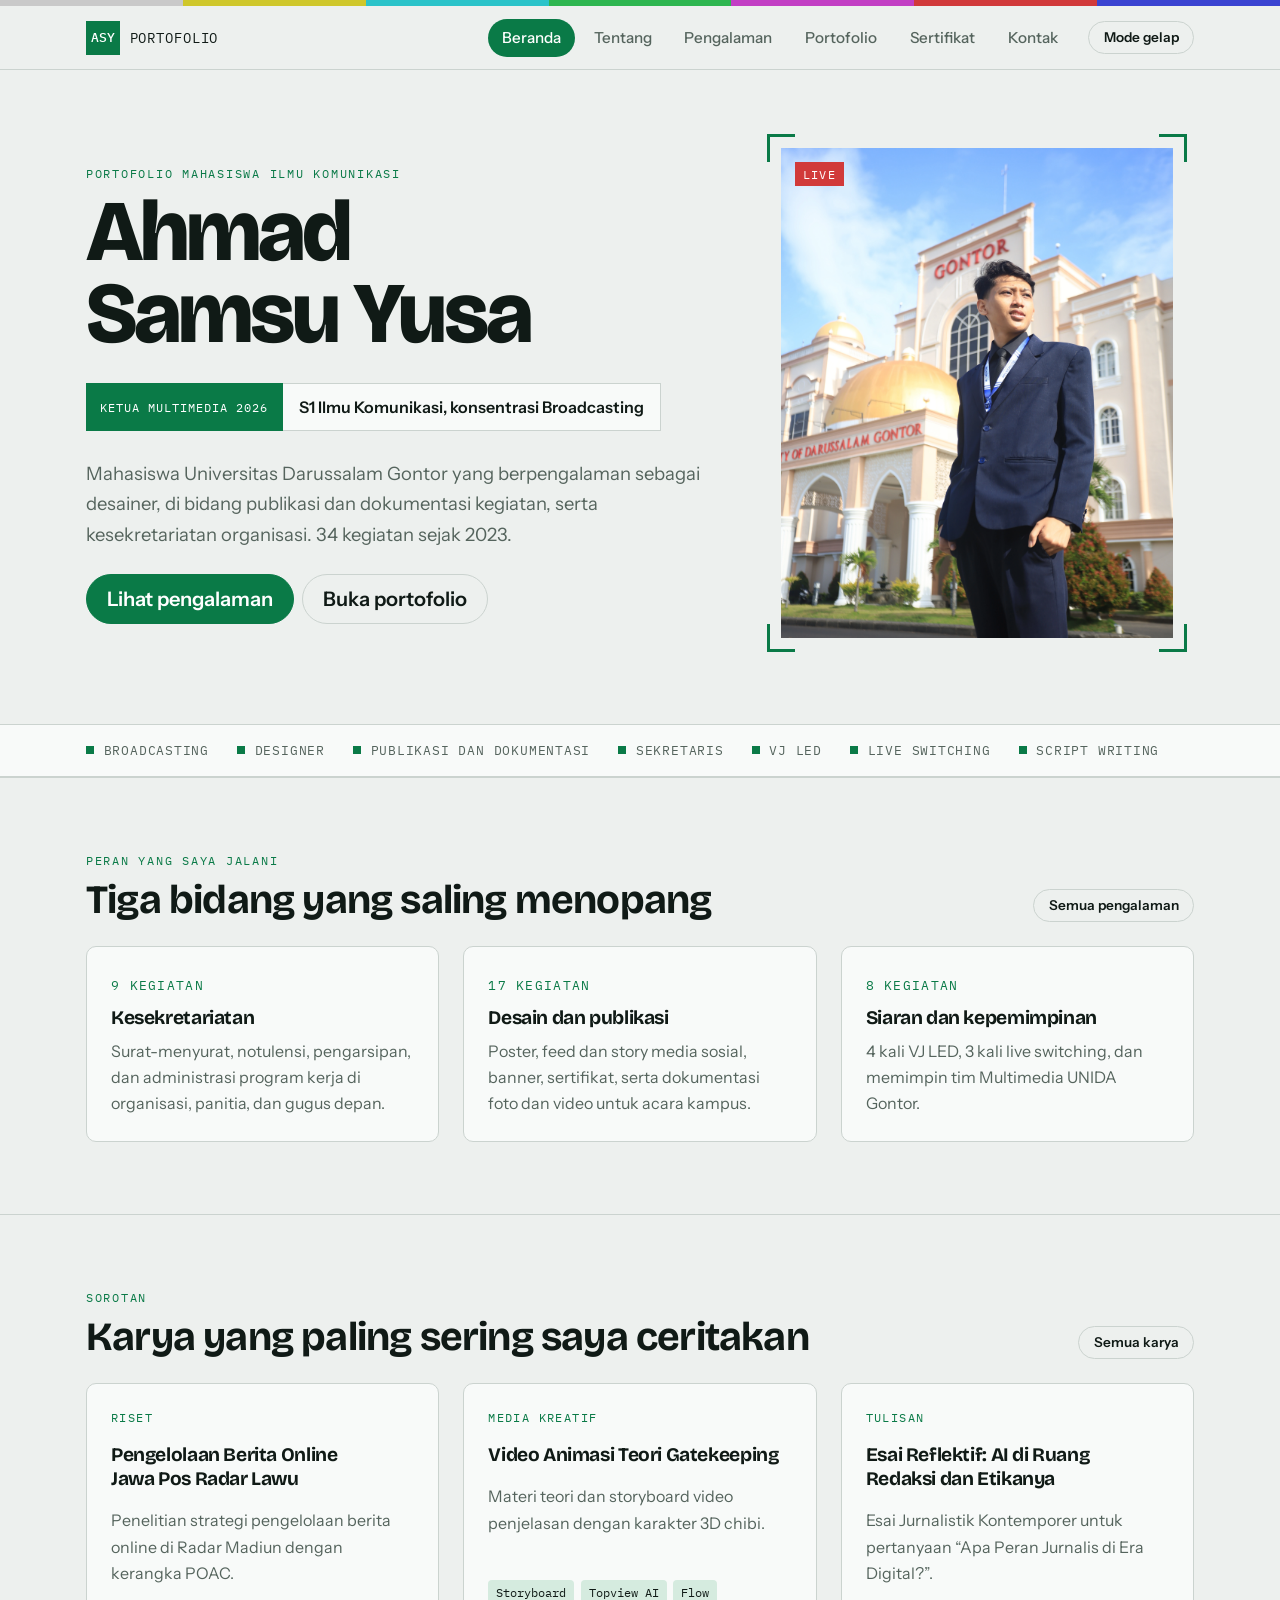
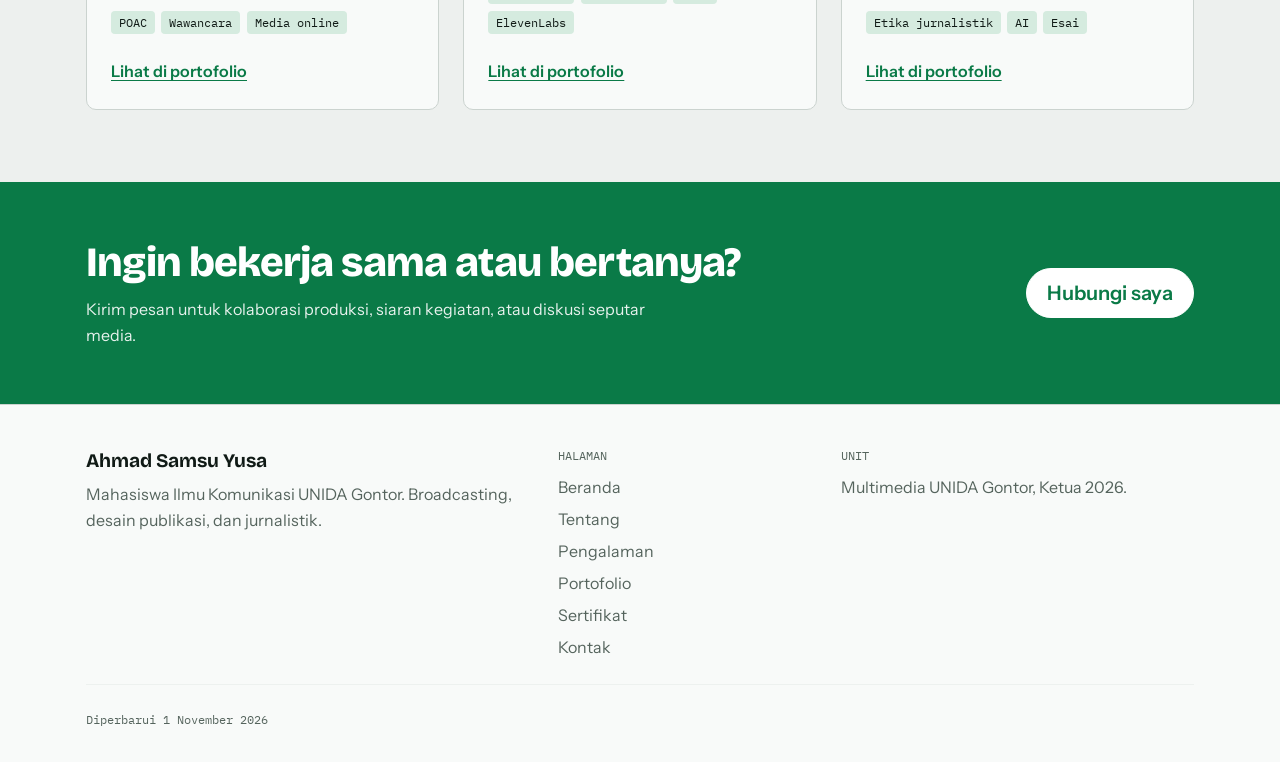
<file: index.html>
<!doctype html>
<html lang="id" data-bs-theme="light">

<head>
  <meta charset="utf-8">
  <meta name="viewport" content="width=device-width, initial-scale=1">
  <title>Ahmad Samsu Yusa | Portofolio Ilmu Komunikasi</title>
  <meta name="description"
    content="Portofolio Ahmad Samsu Yusa, mahasiswa Ilmu Komunikasi UNIDA Gontor dan Ketua Multimedia 2026.">
  <link rel="icon" href="assets/img/favicon.svg" type="image/svg+xml">
  <link rel="preconnect" href="https://fonts.googleapis.com">
  <link rel="preconnect" href="https://fonts.gstatic.com" crossorigin>
  <link rel="stylesheet"
    href="https://fonts.googleapis.com/css2?family=Bricolage+Grotesque:opsz,wght@12..96,500;12..96,700;12..96,800&family=Instrument+Sans:wght@400;500;600&family=IBM+Plex+Mono:wght@400;500&display=swap">
  <link rel="stylesheet" href="assets/css/bootstrap.min.css">
  <link rel="stylesheet" href="assets/css/style.css">
  <script>
    (function () {
      var t = null;
      try { t = localStorage.getItem("asy-theme"); } catch (e) { }
      if (t !== "light" && t !== "dark") {
        t = window.matchMedia && window.matchMedia("(prefers-color-scheme: dark)").matches ? "dark" : "light";
      }
      document.documentElement.setAttribute("data-bs-theme", t);
    })();
  </script>
</head>

<body>
  <a class="visually-hidden-focusable position-absolute p-2" href="#main">Lompat ke konten</a>
  <div class="bars" aria-hidden="true"><i></i><i></i><i></i><i></i><i></i><i></i><i></i></div>
  <nav class="navbar navbar-expand-lg sticky-top site-nav" aria-label="Navigasi utama">
    <div class="container">
      <a class="navbar-brand" href="index.html"><span class="brand-mark">ASY</span><span>PORTOFOLIO</span></a>
      <button class="navbar-toggler" type="button" data-bs-toggle="collapse" data-bs-target="#navMain"
        aria-controls="navMain" aria-expanded="false" aria-label="Buka menu">
        <span class="navbar-toggler-icon"></span>
      </button>
      <div class="collapse navbar-collapse" id="navMain">
        <ul class="navbar-nav ms-auto align-items-lg-center gap-lg-1 mb-2 mb-lg-0">
          <li class="nav-item"><a class="nav-link active" href="index.html" aria-current="page">Beranda</a></li>
          <li class="nav-item"><a class="nav-link" href="about.html">Tentang</a></li>
          <li class="nav-item"><a class="nav-link" href="pengalaman.html">Pengalaman</a></li>
          <li class="nav-item"><a class="nav-link" href="blog.html">Portofolio</a></li>
          <li class="nav-item"><a class="nav-link" href="sertifikat.html">Sertifikat</a></li>
          <li class="nav-item"><a class="nav-link" href="kontak.html">Kontak</a></li>
        </ul>
        <button class="btn btn-line btn-sm ms-lg-3" id="themeToggle" type="button" aria-pressed="false">Mode
          gelap</button>
      </div>
    </div>
  </nav>
  <main id="main">

    <section class="hero">
      <div class="container">
        <div class="row align-items-center gy-5 gx-lg-5">
          <div class="col-lg-7">
            <p class="eyebrow">Portofolio mahasiswa Ilmu Komunikasi</p>
            <h1>Ahmad Samsu Yusa</h1>
            <div class="lower-third">
              <span class="tag">KETUA MULTIMEDIA 2026</span>
              <span class="role">S1 Ilmu Komunikasi, konsentrasi Broadcasting</span>
            </div>
            <p class="lede mb-4">Mahasiswa Universitas Darussalam Gontor yang berpengalaman sebagai desainer, di bidang
              publikasi dan dokumentasi kegiatan, serta kesekretariatan organisasi. 34 kegiatan sejak 2023.</p>
            <div class="d-flex flex-wrap gap-2">
              <a class="btn btn-accent btn-lg" href="pengalaman.html">Lihat pengalaman</a>
              <a class="btn btn-line btn-lg" href="blog.html">Buka portofolio</a>
            </div>
          </div>
          <div class="col-lg-5">
            <div class="viewfinder">
              <span class="c tl"></span><span class="c tr"></span><span class="c bl"></span><span class="c br"></span>
              <span class="live">LIVE</span>
              <img src="assets/img/foto-diri.webp" alt="Foto Ahmad Samsu Yusa" width="800" height="1000">
            </div>
          </div>
        </div>
      </div>
    </section>

    <div class="strip">
      <div class="container">
        <ul aria-label="Bidang kerja">
          <li>Broadcasting</li>
          <li>Designer</li>
          <li>Publikasi dan dokumentasi</li>
          <li>Sekretaris</li>
          <li>VJ LED</li>
          <li>Live switching</li>
          <li>Script writing</li>
        </ul>
      </div>
    </div>

    <section class="section">
      <div class="container">
        <div class="d-flex flex-wrap justify-content-between align-items-end gap-3 mb-4">
          <div>
            <p class="eyebrow">Peran yang saya jalani</p>
            <h2 class="section-title mb-0">Tiga bidang yang saling menopang</h2>
          </div>
          <a class="btn btn-line btn-sm" href="pengalaman.html">Semua pengalaman</a>
        </div>
        <div class="row g-4">
          <div class="col-md-4">
            <div class="card h-100">
              <div class="card-body p-4">
                <span class="num-block">9 KEGIATAN</span>
                <h3 class="card-title mt-2">Kesekretariatan</h3>
                <p class="text-muted-2 mb-0">Surat-menyurat, notulensi, pengarsipan, dan administrasi program kerja di
                  organisasi, panitia, dan gugus depan.</p>
              </div>
            </div>
          </div>
          <div class="col-md-4">
            <div class="card h-100">
              <div class="card-body p-4">
                <span class="num-block">17 KEGIATAN</span>
                <h3 class="card-title mt-2">Desain dan publikasi</h3>
                <p class="text-muted-2 mb-0">Poster, feed dan story media sosial, banner, sertifikat, serta dokumentasi
                  foto dan video untuk acara kampus.</p>
              </div>
            </div>
          </div>
          <div class="col-md-4">
            <div class="card h-100">
              <div class="card-body p-4">
                <span class="num-block">8 KEGIATAN</span>
                <h3 class="card-title mt-2">Siaran dan kepemimpinan</h3>
                <p class="text-muted-2 mb-0">4 kali VJ LED, 3 kali live switching, dan memimpin tim Multimedia UNIDA
                  Gontor.</p>
              </div>
            </div>
          </div>
        </div>
      </div>
    </section>

    <section class="section">
      <div class="container">
        <div class="d-flex flex-wrap justify-content-between align-items-end gap-3 mb-4">
          <div>
            <p class="eyebrow">Sorotan</p>
            <h2 class="section-title mb-0">Karya yang paling sering saya ceritakan</h2>
          </div>
          <a class="btn btn-line btn-sm" href="blog.html">Semua karya</a>
        </div>
        <div class="row g-4">
          <div class="col-md-6 col-lg-4">
            <article class="card card-hover h-100">
              <div class="card-body d-flex flex-column gap-3 p-4">
                <span class="card-cat">Riset</span>
                <h3 class="card-title mb-0">Pengelolaan Berita Online Jawa Pos Radar Lawu</h3>
                <p class="text-muted-2 mb-0">Penelitian strategi pengelolaan berita online di Radar Madiun dengan
                  kerangka POAC.</p>
                <div class="mt-auto pt-2">
                  <div class="tags"><span>POAC</span><span>Wawancara</span><span>Media online</span></div>
                </div>
              </div>
              <div class="card-footer bg-transparent p-4 pt-0 border-0">
                <a class="stretched-link fw-semibold" href="blog.html#radar">Lihat di portofolio</a>
              </div>
            </article>
          </div>
          <div class="col-md-6 col-lg-4">
            <article class="card card-hover h-100">
              <div class="card-body d-flex flex-column gap-3 p-4">
                <span class="card-cat">Media kreatif</span>
                <h3 class="card-title mb-0">Video Animasi Teori Gatekeeping</h3>
                <p class="text-muted-2 mb-0">Materi teori dan storyboard video penjelasan dengan karakter 3D chibi.</p>
                <div class="mt-auto pt-2">
                  <div class="tags"><span>Storyboard</span><span>Topview
                      AI</span><span>Flow</span><span>ElevenLabs</span></div>
                </div>
              </div>
              <div class="card-footer bg-transparent p-4 pt-0 border-0">
                <a class="stretched-link fw-semibold" href="blog.html#gatekeeping">Lihat di portofolio</a>
              </div>
            </article>
          </div>
          <div class="col-md-6 col-lg-4">
            <article class="card card-hover h-100">
              <div class="card-body d-flex flex-column gap-3 p-4">
                <span class="card-cat">Tulisan</span>
                <h3 class="card-title mb-0">Esai Reflektif: AI di Ruang Redaksi dan Etikanya</h3>
                <p class="text-muted-2 mb-0">Esai Jurnalistik Kontemporer untuk pertanyaan “Apa Peran Jurnalis di Era
                  Digital?”.</p>
                <div class="mt-auto pt-2">
                  <div class="tags"><span>Etika jurnalistik</span><span>AI</span><span>Esai</span></div>
                </div>
              </div>
              <div class="card-footer bg-transparent p-4 pt-0 border-0">
                <a class="stretched-link fw-semibold" href="blog.html#esai">Lihat di portofolio</a>
              </div>
            </article>
          </div>
        </div>
      </div>
    </section>
    <section class="cta-band">
      <div class="container">
        <div class="row align-items-center g-3">
          <div class="col-lg-8">
            <h2>Ingin bekerja sama atau bertanya?</h2>
            <p>Kirim pesan untuk kolaborasi produksi, siaran kegiatan, atau diskusi seputar media.</p>
          </div>
          <div class="col-lg-4 text-lg-end"><a class="btn btn-lg" href="kontak.html">Hubungi saya</a></div>
        </div>
      </div>
    </section>
  </main>
  <footer class="site-footer">
    <div class="container">
      <div class="row g-4">
        <div class="col-md-5">
          <p class="mb-1 fw-bold" style="font-family:var(--f-display);font-size:1.2rem">Ahmad Samsu Yusa</p>
          <p class="text-muted-2 mb-0" style="max-width:40ch">Mahasiswa Ilmu Komunikasi UNIDA Gontor. Broadcasting,
            desain publikasi, dan jurnalistik.</p>
        </div>
        <div class="col-6 col-md-3">
          <p class="small-mono text-uppercase mb-2">Halaman</p>
          <ul>
            <li><a href="index.html">Beranda</a></li>
            <li><a href="about.html">Tentang</a></li>
            <li><a href="pengalaman.html">Pengalaman</a></li>
            <li><a href="blog.html">Portofolio</a></li>
            <li><a href="sertifikat.html">Sertifikat</a></li>
            <li><a href="kontak.html">Kontak</a></li>
          </ul>
        </div>
        <div class="col-6 col-md-4">
          <p class="small-mono text-uppercase mb-2">Unit</p>
          <p class="text-muted-2 mb-0">Multimedia UNIDA Gontor, Ketua 2026.</p>
        </div>
      </div>
      <hr style="border-color:var(--line)" class="my-4">
      <p class="small-mono mb-0">Diperbarui 1 November 2026</p>
    </div>
  </footer>
  <script src="assets/js/bootstrap.bundle.min.js"></script>
  <script src="assets/js/main.js"></script>
</body>

</html>
</file>
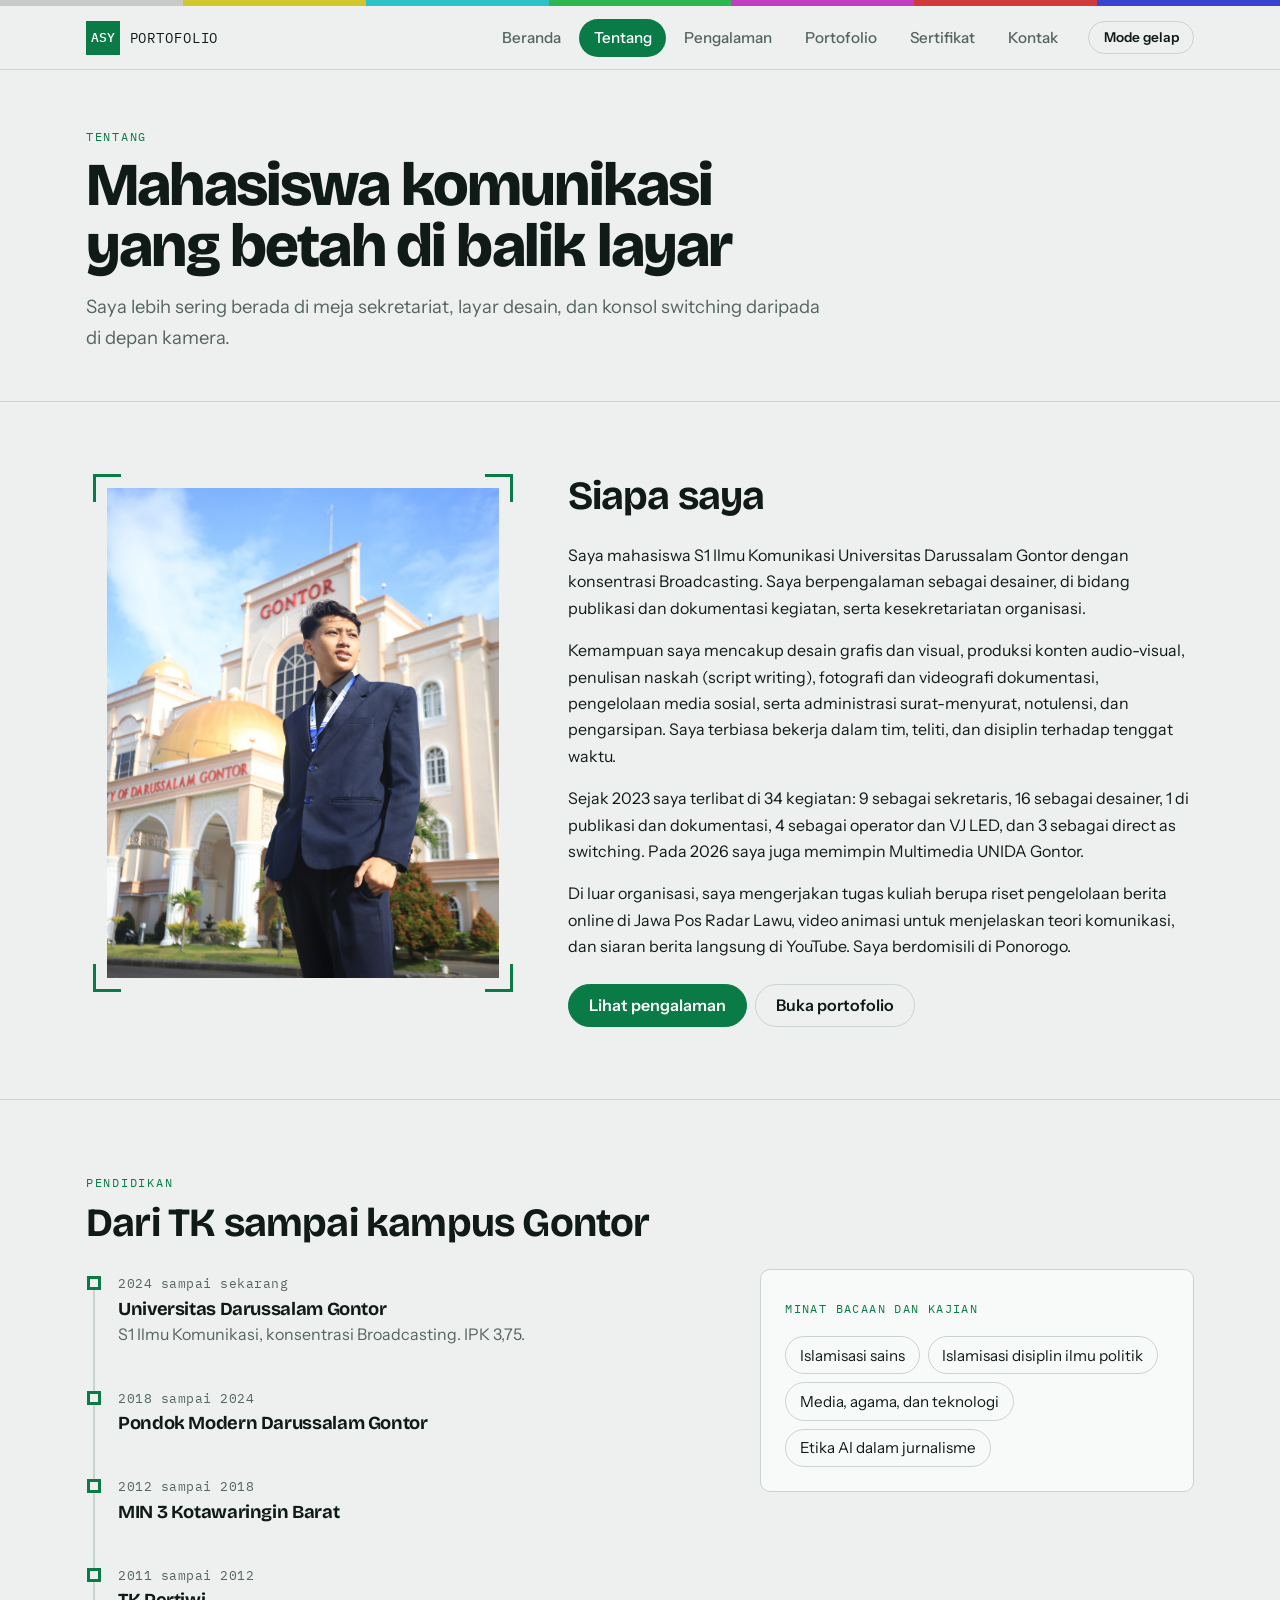
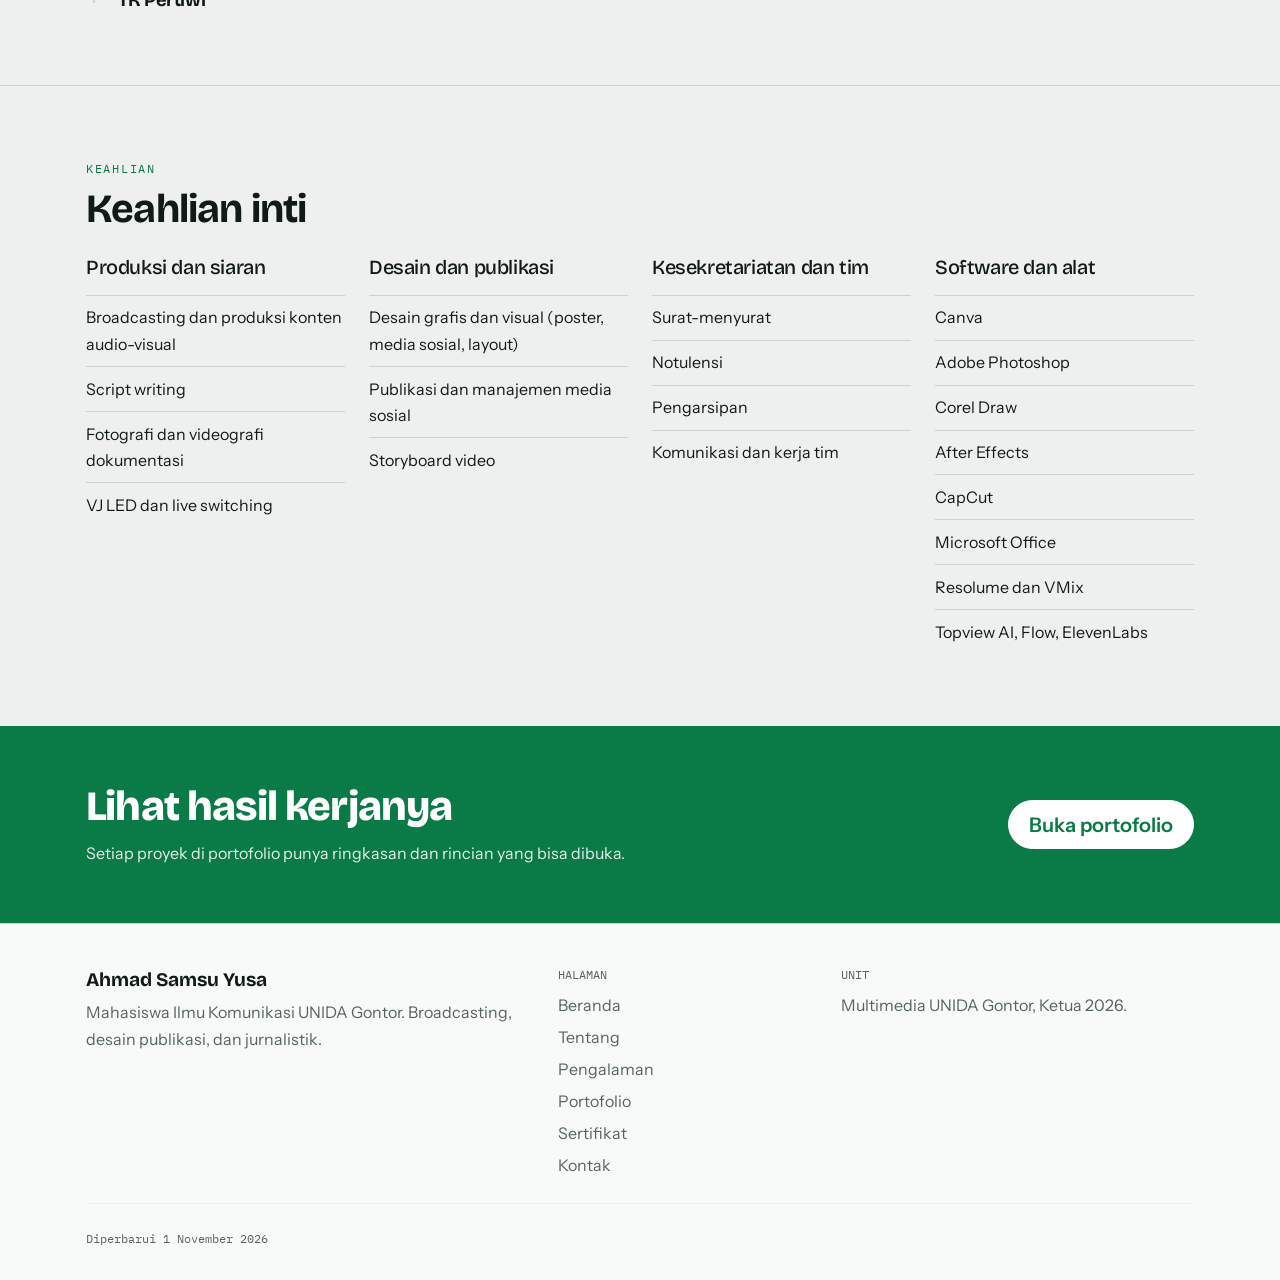
<file: about.html>
<!doctype html>
<html lang="id" data-bs-theme="light">

<head>
  <meta charset="utf-8">
  <meta name="viewport" content="width=device-width, initial-scale=1">
  <title>Tentang | Ahmad Samsu Yusa</title>
  <meta name="description"
    content="Tentang Ahmad Samsu Yusa: pendidikan, minat, dan keahlian di bidang broadcasting, desain publikasi, dan kesekretariatan.">
  <link rel="icon" href="assets/img/favicon.svg" type="image/svg+xml">
  <link rel="preconnect" href="https://fonts.googleapis.com">
  <link rel="preconnect" href="https://fonts.gstatic.com" crossorigin>
  <link rel="stylesheet"
    href="https://fonts.googleapis.com/css2?family=Bricolage+Grotesque:opsz,wght@12..96,500;12..96,700;12..96,800&family=Instrument+Sans:wght@400;500;600&family=IBM+Plex+Mono:wght@400;500&display=swap">
  <link rel="stylesheet" href="assets/css/bootstrap.min.css">
  <link rel="stylesheet" href="assets/css/style.css">
  <script>
    (function () {
      var t = null;
      try { t = localStorage.getItem("asy-theme"); } catch (e) { }
      if (t !== "light" && t !== "dark") {
        t = window.matchMedia && window.matchMedia("(prefers-color-scheme: dark)").matches ? "dark" : "light";
      }
      document.documentElement.setAttribute("data-bs-theme", t);
    })();
  </script>
</head>

<body>
  <a class="visually-hidden-focusable position-absolute p-2" href="#main">Lompat ke konten</a>
  <div class="bars" aria-hidden="true"><i></i><i></i><i></i><i></i><i></i><i></i><i></i></div>
  <nav class="navbar navbar-expand-lg sticky-top site-nav" aria-label="Navigasi utama">
    <div class="container">
      <a class="navbar-brand" href="index.html"><span class="brand-mark">ASY</span><span>PORTOFOLIO</span></a>
      <button class="navbar-toggler" type="button" data-bs-toggle="collapse" data-bs-target="#navMain"
        aria-controls="navMain" aria-expanded="false" aria-label="Buka menu">
        <span class="navbar-toggler-icon"></span>
      </button>
      <div class="collapse navbar-collapse" id="navMain">
        <ul class="navbar-nav ms-auto align-items-lg-center gap-lg-1 mb-2 mb-lg-0">
          <li class="nav-item"><a class="nav-link" href="index.html">Beranda</a></li>
          <li class="nav-item"><a class="nav-link active" href="about.html" aria-current="page">Tentang</a></li>
          <li class="nav-item"><a class="nav-link" href="pengalaman.html">Pengalaman</a></li>
          <li class="nav-item"><a class="nav-link" href="blog.html">Portofolio</a></li>
          <li class="nav-item"><a class="nav-link" href="sertifikat.html">Sertifikat</a></li>
          <li class="nav-item"><a class="nav-link" href="kontak.html">Kontak</a></li>
        </ul>
        <button class="btn btn-line btn-sm ms-lg-3" id="themeToggle" type="button" aria-pressed="false">Mode
          gelap</button>
      </div>
    </div>
  </nav>
  <main id="main">

    <section class="page-head">
      <div class="container">
        <p class="eyebrow">Tentang</p>
        <h1>Mahasiswa komunikasi yang betah di balik layar</h1>
        <p class="lede mb-0">Saya lebih sering berada di meja sekretariat, layar desain, dan konsol switching daripada
          di depan kamera.</p>
      </div>
    </section>

    <section class="section">
      <div class="container">
        <div class="row gy-5 gx-lg-5">
          <div class="col-lg-5">
            <div class="viewfinder">
              <span class="c tl"></span><span class="c tr"></span><span class="c bl"></span><span class="c br"></span>

              <img src="assets/img/foto-diri.webp" alt="Foto Ahmad Samsu Yusa" width="800" height="1000">
            </div>
          </div>
          <div class="col-lg-7">
            <h2 class="section-title">Siapa saya</h2>
            <p>Saya mahasiswa S1 Ilmu Komunikasi Universitas Darussalam Gontor dengan konsentrasi Broadcasting. Saya
              berpengalaman sebagai desainer, di bidang publikasi dan dokumentasi kegiatan, serta kesekretariatan
              organisasi.</p>
            <p>Kemampuan saya mencakup desain grafis dan visual, produksi konten audio-visual, penulisan naskah (script
              writing), fotografi dan videografi dokumentasi, pengelolaan media sosial, serta administrasi
              surat-menyurat, notulensi, dan pengarsipan. Saya terbiasa bekerja dalam tim, teliti, dan disiplin terhadap
              tenggat waktu.</p>
            <p>Sejak 2023 saya terlibat di 34 kegiatan: 9 sebagai sekretaris, 16 sebagai desainer, 1 di publikasi dan
              dokumentasi, 4 sebagai operator dan VJ LED, dan 3 sebagai direct as switching. Pada 2026 saya juga
              memimpin Multimedia UNIDA Gontor.</p>
            <p>Di luar organisasi, saya mengerjakan tugas kuliah berupa riset pengelolaan berita online di Jawa Pos
              Radar Lawu, video animasi untuk menjelaskan teori komunikasi, dan siaran berita langsung di YouTube. Saya
              berdomisili di Ponorogo.</p>
            <div class="d-flex flex-wrap gap-2 mt-4">
              <a class="btn btn-accent" href="pengalaman.html">Lihat pengalaman</a>
              <a class="btn btn-line" href="blog.html">Buka portofolio</a>
            </div>
          </div>
        </div>
      </div>
    </section>

    <section class="section">
      <div class="container">
        <p class="eyebrow">Pendidikan</p>
        <h2 class="section-title">Dari TK sampai kampus Gontor</h2>
        <div class="row gy-5 gx-lg-5">
          <div class="col-lg-7">
            <ol class="timeline">
              <li><span class="when">2024 sampai sekarang</span>
                <h3 style="font-size:1.15rem">Universitas Darussalam Gontor</h3>
                <p class="text-muted-2 mb-0">S1 Ilmu Komunikasi, konsentrasi Broadcasting. IPK 3,75.</p>
              </li>
              <li><span class="when">2018 sampai 2024</span>
                <h3 style="font-size:1.15rem">Pondok Modern Darussalam Gontor</h3>
              </li>
              <li><span class="when">2012 sampai 2018</span>
                <h3 style="font-size:1.15rem">MIN 3 Kotawaringin Barat</h3>
              </li>
              <li><span class="when">2011 sampai 2012</span>
                <h3 style="font-size:1.15rem">TK Pertiwi</h3>
              </li>
            </ol>
          </div>
          <div class="col-lg-5">
            <div class="card">
              <div class="card-body p-4">
                <span class="card-cat">Minat bacaan dan kajian</span>
                <ul class="interest mt-3">
                  <li>Islamisasi sains</li>
                  <li>Islamisasi disiplin ilmu politik</li>
                  <li>Media, agama, dan teknologi</li>
                  <li>Etika AI dalam jurnalisme</li>
                </ul>
              </div>
            </div>
          </div>
        </div>
      </div>
    </section>

    <section class="section">
      <div class="container">
        <p class="eyebrow">Keahlian</p>
        <h2 class="section-title">Keahlian inti</h2>
        <div class="row g-4">
          <div class="col-sm-6 col-lg-3">
            <h3 class="h5 mb-3">Produksi dan siaran</h3>
            <ul class="skill-list">
              <li>Broadcasting dan produksi konten audio-visual</li>
              <li>Script writing</li>
              <li>Fotografi dan videografi dokumentasi</li>
              <li>VJ LED dan live switching</li>
            </ul>
          </div>
          <div class="col-sm-6 col-lg-3">
            <h3 class="h5 mb-3">Desain dan publikasi</h3>
            <ul class="skill-list">
              <li>Desain grafis dan visual (poster, media sosial, layout)</li>
              <li>Publikasi dan manajemen media sosial</li>
              <li>Storyboard video</li>
            </ul>
          </div>
          <div class="col-sm-6 col-lg-3">
            <h3 class="h5 mb-3">Kesekretariatan dan tim</h3>
            <ul class="skill-list">
              <li>Surat-menyurat</li>
              <li>Notulensi</li>
              <li>Pengarsipan</li>
              <li>Komunikasi dan kerja tim</li>
            </ul>
          </div>
          <div class="col-sm-6 col-lg-3">
            <h3 class="h5 mb-3">Software dan alat</h3>
            <ul class="skill-list">
              <li>Canva</li>
              <li>Adobe Photoshop</li>
              <li>Corel Draw</li>
              <li>After Effects</li>
              <li>CapCut</li>
              <li>Microsoft Office</li>
              <li>Resolume dan VMix</li>
              <li>Topview AI, Flow, ElevenLabs</li>
            </ul>
          </div>
        </div>
      </div>
    </section>
    <section class="cta-band">
      <div class="container">
        <div class="row align-items-center g-3">
          <div class="col-lg-8">
            <h2>Lihat hasil kerjanya</h2>
            <p>Setiap proyek di portofolio punya ringkasan dan rincian yang bisa dibuka.</p>
          </div>
          <div class="col-lg-4 text-lg-end"><a class="btn btn-lg" href="blog.html">Buka portofolio</a></div>
        </div>
      </div>
    </section>
  </main>
  <footer class="site-footer">
    <div class="container">
      <div class="row g-4">
        <div class="col-md-5">
          <p class="mb-1 fw-bold" style="font-family:var(--f-display);font-size:1.2rem">Ahmad Samsu Yusa</p>
          <p class="text-muted-2 mb-0" style="max-width:40ch">Mahasiswa Ilmu Komunikasi UNIDA Gontor. Broadcasting,
            desain publikasi, dan jurnalistik.</p>
        </div>
        <div class="col-6 col-md-3">
          <p class="small-mono text-uppercase mb-2">Halaman</p>
          <ul>
            <li><a href="index.html">Beranda</a></li>
            <li><a href="about.html">Tentang</a></li>
            <li><a href="pengalaman.html">Pengalaman</a></li>
            <li><a href="blog.html">Portofolio</a></li>
            <li><a href="sertifikat.html">Sertifikat</a></li>
            <li><a href="kontak.html">Kontak</a></li>
          </ul>
        </div>
        <div class="col-6 col-md-4">
          <p class="small-mono text-uppercase mb-2">Unit</p>
          <p class="text-muted-2 mb-0">Multimedia UNIDA Gontor, Ketua 2026.</p>
        </div>
      </div>
      <hr style="border-color:var(--line)" class="my-4">
      <p class="small-mono mb-0">Diperbarui 1 November 2026</p>
    </div>
  </footer>
  <script src="assets/js/bootstrap.bundle.min.js"></script>
  <script src="assets/js/main.js"></script>
</body>

</html>
</file>
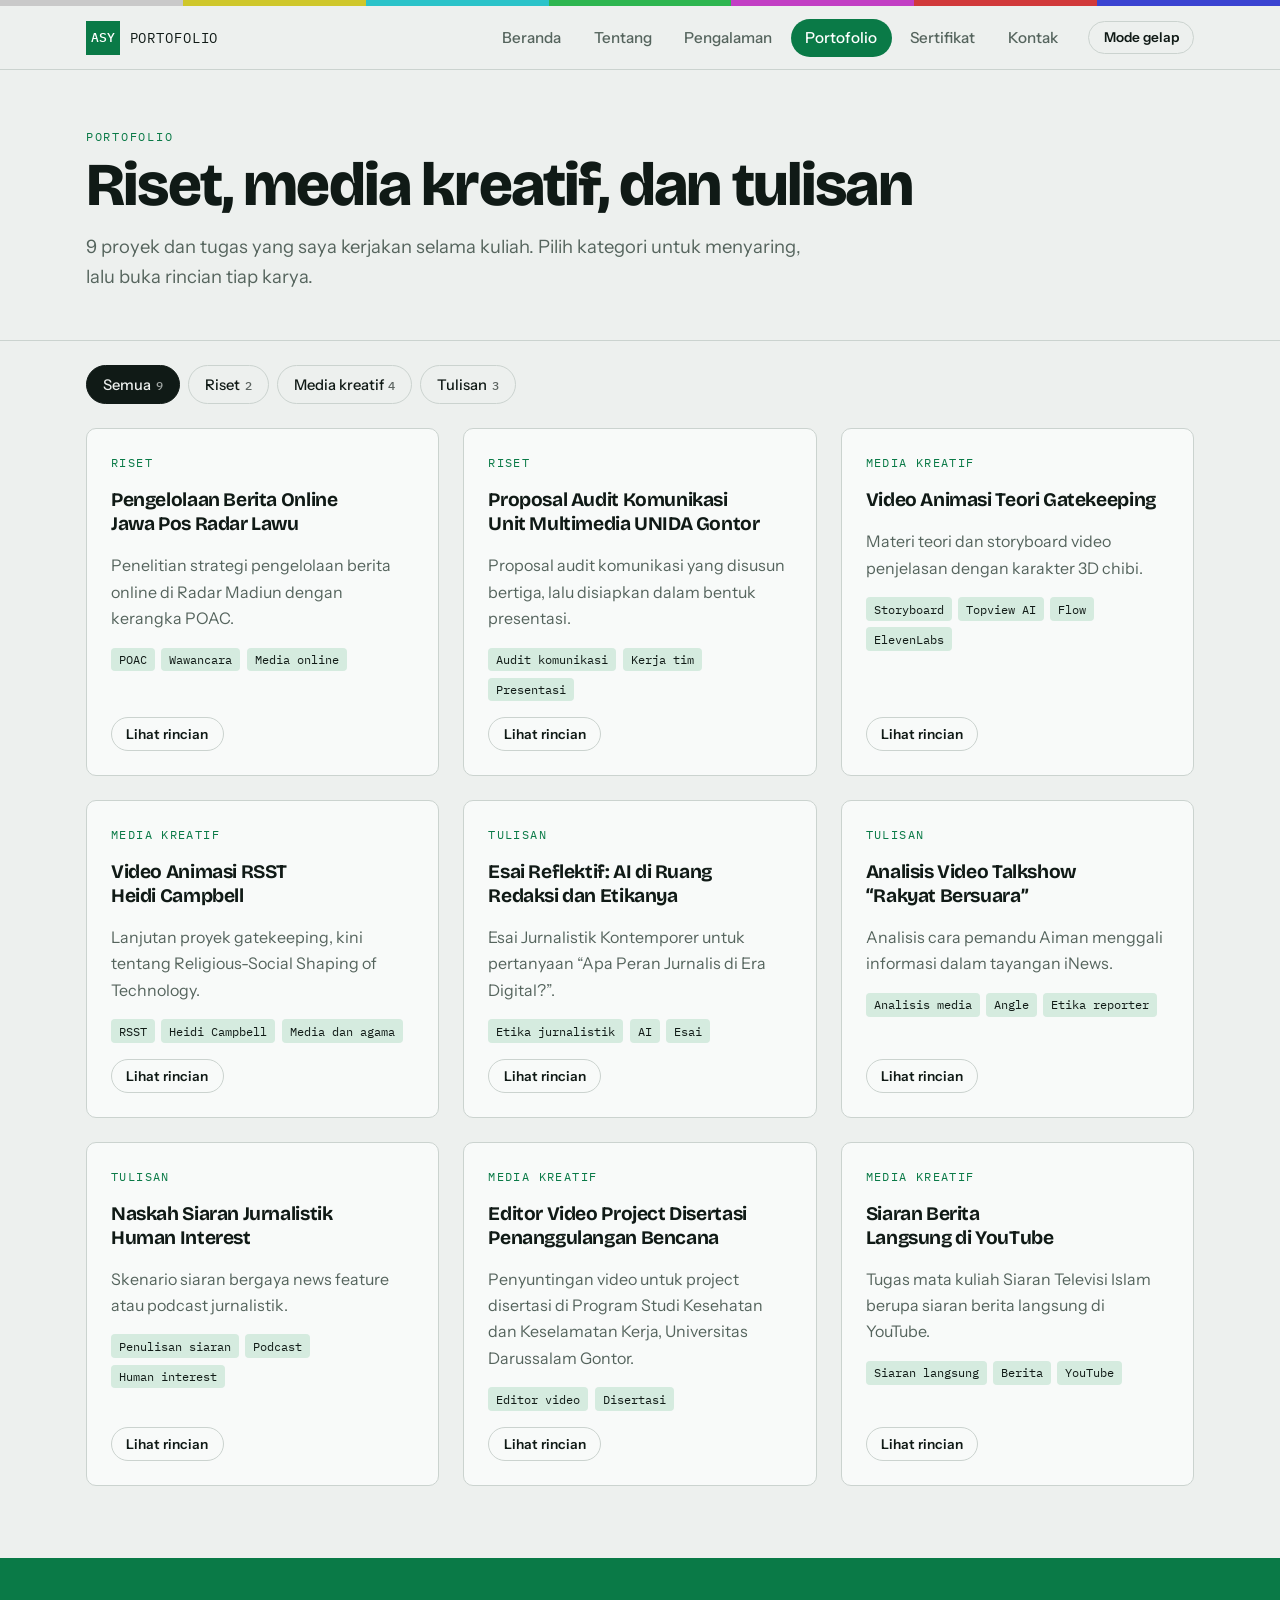
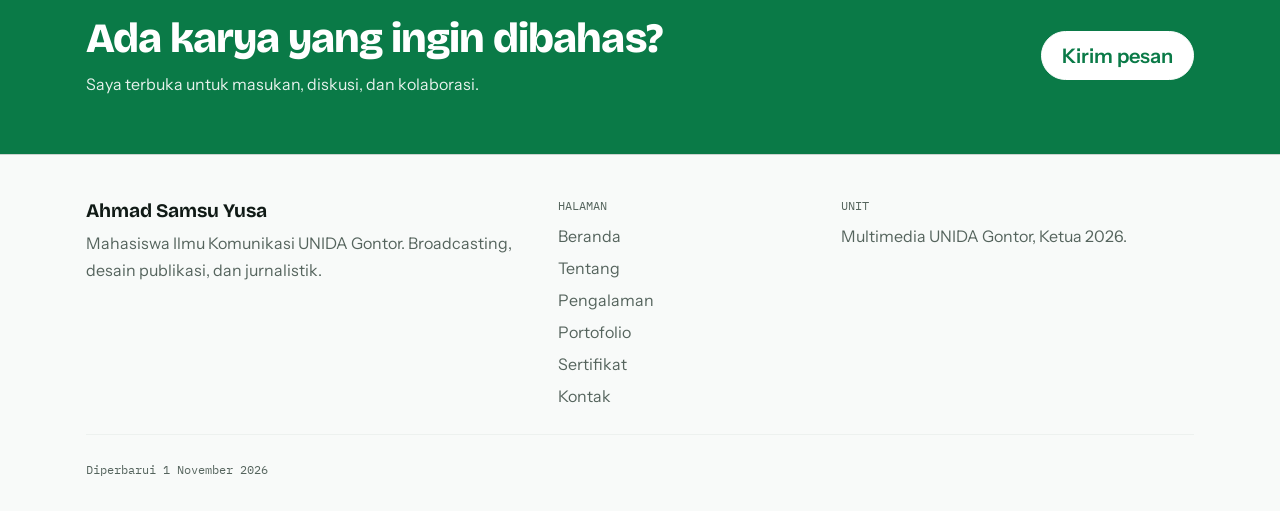
<file: blog.html>
<!doctype html>
<html lang="id" data-bs-theme="light">
<head>
  <meta charset="utf-8">
  <meta name="viewport" content="width=device-width, initial-scale=1">
  <title>Portofolio | Ahmad Samsu Yusa</title>
  <meta name="description" content="Portofolio Ahmad Samsu Yusa: riset media, video animasi teori komunikasi, esai, dan analisis jurnalistik.">
  <link rel="icon" href="assets/img/favicon.svg" type="image/svg+xml">
  <link rel="preconnect" href="https://fonts.googleapis.com">
  <link rel="preconnect" href="https://fonts.gstatic.com" crossorigin>
  <link rel="stylesheet" href="https://fonts.googleapis.com/css2?family=Bricolage+Grotesque:opsz,wght@12..96,500;12..96,700;12..96,800&family=Instrument+Sans:wght@400;500;600&family=IBM+Plex+Mono:wght@400;500&display=swap">
  <link rel="stylesheet" href="assets/css/bootstrap.min.css">
  <link rel="stylesheet" href="assets/css/style.css">
  <script>
    (function () {
      var t = null;
      try { t = localStorage.getItem("asy-theme"); } catch (e) {}
      if (t !== "light" && t !== "dark") {
        t = window.matchMedia && window.matchMedia("(prefers-color-scheme: dark)").matches ? "dark" : "light";
      }
      document.documentElement.setAttribute("data-bs-theme", t);
    })();
  </script>
</head>
<body>
<a class="visually-hidden-focusable position-absolute p-2" href="#main">Lompat ke konten</a>
<div class="bars" aria-hidden="true"><i></i><i></i><i></i><i></i><i></i><i></i><i></i></div>
<nav class="navbar navbar-expand-lg sticky-top site-nav" aria-label="Navigasi utama">
  <div class="container">
    <a class="navbar-brand" href="index.html"><span class="brand-mark">ASY</span><span>PORTOFOLIO</span></a>
    <button class="navbar-toggler" type="button" data-bs-toggle="collapse" data-bs-target="#navMain" aria-controls="navMain" aria-expanded="false" aria-label="Buka menu">
      <span class="navbar-toggler-icon"></span>
    </button>
    <div class="collapse navbar-collapse" id="navMain">
      <ul class="navbar-nav ms-auto align-items-lg-center gap-lg-1 mb-2 mb-lg-0">
        <li class="nav-item"><a class="nav-link" href="index.html">Beranda</a></li><li class="nav-item"><a class="nav-link" href="about.html">Tentang</a></li><li class="nav-item"><a class="nav-link" href="pengalaman.html">Pengalaman</a></li><li class="nav-item"><a class="nav-link active" href="blog.html" aria-current="page">Portofolio</a></li><li class="nav-item"><a class="nav-link" href="sertifikat.html">Sertifikat</a></li><li class="nav-item"><a class="nav-link" href="kontak.html">Kontak</a></li>
      </ul>
      <button class="btn btn-line btn-sm ms-lg-3" id="themeToggle" type="button" aria-pressed="false">Mode gelap</button>
    </div>
  </div>
</nav>
<main id="main">

<section class="page-head">
  <div class="container">
    <p class="eyebrow">Portofolio</p>
    <h1>Riset, media kreatif, dan tulisan</h1>
    <p class="lede mb-0">9 proyek dan tugas yang saya kerjakan selama kuliah. Pilih kategori untuk menyaring, lalu buka rincian tiap karya.</p>
  </div>
</section>

<section class="section pt-4">
  <div class="container">
    <div class="nav nav-pills filters mb-4" id="portfolioFilters" role="group" aria-label="Saring karya berdasarkan kategori">
      <button class="nav-link active" type="button" data-filter="semua" aria-pressed="true">Semua<span class="count"></span></button>
      <button class="nav-link" type="button" data-filter="riset" aria-pressed="false">Riset<span class="count"></span></button>
      <button class="nav-link" type="button" data-filter="media" aria-pressed="false">Media kreatif<span class="count"></span></button>
      <button class="nav-link" type="button" data-filter="tulisan" aria-pressed="false">Tulisan<span class="count"></span></button>
    </div>
    <div class="row g-4">
<div class="col-md-6 col-lg-4" id="radar" data-category="riset">
  <article class="card card-hover h-100">
    <div class="card-body d-flex flex-column gap-3 p-4">
      <span class="card-cat">Riset</span>
      <h2 class="card-title mb-0">Pengelolaan Berita Online Jawa Pos Radar Lawu</h2>
      <p class="text-muted-2 mb-0">Penelitian strategi pengelolaan berita online di Radar Madiun dengan kerangka POAC.</p>
      <div><div class="tags"><span>POAC</span><span>Wawancara</span><span>Media online</span></div></div>
      <button class="btn btn-line btn-sm mt-auto align-self-start" type="button" data-bs-toggle="modal" data-bs-target="#m-radar">Lihat rincian</button>
    </div>
  </article>
</div>
<div class="col-md-6 col-lg-4" id="audit" data-category="riset">
  <article class="card card-hover h-100">
    <div class="card-body d-flex flex-column gap-3 p-4">
      <span class="card-cat">Riset</span>
      <h2 class="card-title mb-0">Proposal Audit Komunikasi Unit Multimedia UNIDA Gontor</h2>
      <p class="text-muted-2 mb-0">Proposal audit komunikasi yang disusun bertiga, lalu disiapkan dalam bentuk presentasi.</p>
      <div><div class="tags"><span>Audit komunikasi</span><span>Kerja tim</span><span>Presentasi</span></div></div>
      <button class="btn btn-line btn-sm mt-auto align-self-start" type="button" data-bs-toggle="modal" data-bs-target="#m-audit">Lihat rincian</button>
    </div>
  </article>
</div>
<div class="col-md-6 col-lg-4" id="gatekeeping" data-category="media">
  <article class="card card-hover h-100">
    <div class="card-body d-flex flex-column gap-3 p-4">
      <span class="card-cat">Media kreatif</span>
      <h2 class="card-title mb-0">Video Animasi Teori Gatekeeping</h2>
      <p class="text-muted-2 mb-0">Materi teori dan storyboard video penjelasan dengan karakter 3D chibi.</p>
      <div><div class="tags"><span>Storyboard</span><span>Topview AI</span><span>Flow</span><span>ElevenLabs</span></div></div>
      <button class="btn btn-line btn-sm mt-auto align-self-start" type="button" data-bs-toggle="modal" data-bs-target="#m-gatekeeping">Lihat rincian</button>
    </div>
  </article>
</div>
<div class="col-md-6 col-lg-4" id="rsst" data-category="media">
  <article class="card card-hover h-100">
    <div class="card-body d-flex flex-column gap-3 p-4">
      <span class="card-cat">Media kreatif</span>
      <h2 class="card-title mb-0">Video Animasi RSST Heidi Campbell</h2>
      <p class="text-muted-2 mb-0">Lanjutan proyek gatekeeping, kini tentang Religious-Social Shaping of Technology.</p>
      <div><div class="tags"><span>RSST</span><span>Heidi Campbell</span><span>Media dan agama</span></div></div>
      <button class="btn btn-line btn-sm mt-auto align-self-start" type="button" data-bs-toggle="modal" data-bs-target="#m-rsst">Lihat rincian</button>
    </div>
  </article>
</div>
<div class="col-md-6 col-lg-4" id="esai" data-category="tulisan">
  <article class="card card-hover h-100">
    <div class="card-body d-flex flex-column gap-3 p-4">
      <span class="card-cat">Tulisan</span>
      <h2 class="card-title mb-0">Esai Reflektif: AI di Ruang Redaksi dan Etikanya</h2>
      <p class="text-muted-2 mb-0">Esai Jurnalistik Kontemporer untuk pertanyaan “Apa Peran Jurnalis di Era Digital?”.</p>
      <div><div class="tags"><span>Etika jurnalistik</span><span>AI</span><span>Esai</span></div></div>
      <button class="btn btn-line btn-sm mt-auto align-self-start" type="button" data-bs-toggle="modal" data-bs-target="#m-esai">Lihat rincian</button>
    </div>
  </article>
</div>
<div class="col-md-6 col-lg-4" id="rakyat" data-category="tulisan">
  <article class="card card-hover h-100">
    <div class="card-body d-flex flex-column gap-3 p-4">
      <span class="card-cat">Tulisan</span>
      <h2 class="card-title mb-0">Analisis Video Talkshow “Rakyat Bersuara”</h2>
      <p class="text-muted-2 mb-0">Analisis cara pemandu Aiman menggali informasi dalam tayangan iNews.</p>
      <div><div class="tags"><span>Analisis media</span><span>Angle</span><span>Etika reporter</span></div></div>
      <button class="btn btn-line btn-sm mt-auto align-self-start" type="button" data-bs-toggle="modal" data-bs-target="#m-rakyat">Lihat rincian</button>
    </div>
  </article>
</div>
<div class="col-md-6 col-lg-4" id="naskah" data-category="tulisan">
  <article class="card card-hover h-100">
    <div class="card-body d-flex flex-column gap-3 p-4">
      <span class="card-cat">Tulisan</span>
      <h2 class="card-title mb-0">Naskah Siaran Jurnalistik Human Interest</h2>
      <p class="text-muted-2 mb-0">Skenario siaran bergaya news feature atau podcast jurnalistik.</p>
      <div><div class="tags"><span>Penulisan siaran</span><span>Podcast</span><span>Human interest</span></div></div>
      <button class="btn btn-line btn-sm mt-auto align-self-start" type="button" data-bs-toggle="modal" data-bs-target="#m-naskah">Lihat rincian</button>
    </div>
  </article>
</div>
<div class="col-md-6 col-lg-4" id="disertasi" data-category="media">
  <article class="card card-hover h-100">
    <div class="card-body d-flex flex-column gap-3 p-4">
      <span class="card-cat">Media kreatif</span>
      <h2 class="card-title mb-0">Editor Video Project Disertasi Penanggulangan Bencana</h2>
      <p class="text-muted-2 mb-0">Penyuntingan video untuk project disertasi di Program Studi Kesehatan dan Keselamatan Kerja, Universitas Darussalam Gontor.</p>
      <div><div class="tags"><span>Editor video</span><span>Disertasi</span></div></div>
      <button class="btn btn-line btn-sm mt-auto align-self-start" type="button" data-bs-toggle="modal" data-bs-target="#m-disertasi">Lihat rincian</button>
    </div>
  </article>
</div>
<div class="col-md-6 col-lg-4" id="siaran-yt" data-category="media">
  <article class="card card-hover h-100">
    <div class="card-body d-flex flex-column gap-3 p-4">
      <span class="card-cat">Media kreatif</span>
      <h2 class="card-title mb-0">Siaran Berita Langsung di YouTube</h2>
      <p class="text-muted-2 mb-0">Tugas mata kuliah Siaran Televisi Islam berupa siaran berita langsung di YouTube.</p>
      <div><div class="tags"><span>Siaran langsung</span><span>Berita</span><span>YouTube</span></div></div>
      <button class="btn btn-line btn-sm mt-auto align-self-start" type="button" data-bs-toggle="modal" data-bs-target="#m-siaran-yt">Lihat rincian</button>
    </div>
  </article>
</div>
    </div>
  </div>
</section>
<div class="modal fade" id="m-radar" tabindex="-1" aria-labelledby="mt-radar" aria-hidden="true">
  <div class="modal-dialog modal-dialog-centered modal-dialog-scrollable">
    <div class="modal-content">
      <div class="modal-header">
        <div>
          <span class="card-cat">Riset</span>
          <h2 class="modal-title h4 mt-1" id="mt-radar">Pengelolaan Berita Online Jawa Pos Radar Lawu</h2>
        </div>
        <button type="button" class="btn-close" data-bs-dismiss="modal" aria-label="Tutup"></button>
      </div>
      <div class="modal-body">
        <p class="text-muted-2">Penelitian strategi pengelolaan berita online di Radar Madiun dengan kerangka POAC.</p>
        <ul class="d-grid gap-2 ps-3"><li>Memakai kerangka manajemen Planning, Organizing, Actuating, Controlling.</li><li>Mewawancarai jajaran redaksi: pemimpin redaksi, wakil pemimpin redaksi, dan editor.</li><li>Fokus pada bagaimana redaksi merencanakan, mengatur, menjalankan, dan mengendalikan berita online.</li></ul>
        <div class="tags"><span>POAC</span><span>Wawancara</span><span>Media online</span></div>
      </div>
      <div class="modal-footer"><button type="button" class="btn btn-accent btn-sm" data-bs-dismiss="modal">Tutup</button></div>
    </div>
  </div>
</div>
<div class="modal fade" id="m-audit" tabindex="-1" aria-labelledby="mt-audit" aria-hidden="true">
  <div class="modal-dialog modal-dialog-centered modal-dialog-scrollable">
    <div class="modal-content">
      <div class="modal-header">
        <div>
          <span class="card-cat">Riset</span>
          <h2 class="modal-title h4 mt-1" id="mt-audit">Proposal Audit Komunikasi Unit Multimedia UNIDA Gontor</h2>
        </div>
        <button type="button" class="btn-close" data-bs-dismiss="modal" aria-label="Tutup"></button>
      </div>
      <div class="modal-body">
        <p class="text-muted-2">Proposal audit komunikasi yang disusun bertiga, lalu disiapkan dalam bentuk presentasi.</p>
        <ul class="d-grid gap-2 ps-3"><li>Menyusun draft proposal bersama dua rekan satu tim.</li><li>Mengubah isi proposal menjadi bahan presentasi.</li><li>Objek audit adalah unit yang sedang saya pimpin sendiri.</li></ul>
        <div class="tags"><span>Audit komunikasi</span><span>Kerja tim</span><span>Presentasi</span></div>
      </div>
      <div class="modal-footer"><button type="button" class="btn btn-accent btn-sm" data-bs-dismiss="modal">Tutup</button></div>
    </div>
  </div>
</div>
<div class="modal fade" id="m-gatekeeping" tabindex="-1" aria-labelledby="mt-gatekeeping" aria-hidden="true">
  <div class="modal-dialog modal-dialog-centered modal-dialog-scrollable">
    <div class="modal-content">
      <div class="modal-header">
        <div>
          <span class="card-cat">Media kreatif</span>
          <h2 class="modal-title h4 mt-1" id="mt-gatekeeping">Video Animasi Teori Gatekeeping</h2>
        </div>
        <button type="button" class="btn-close" data-bs-dismiss="modal" aria-label="Tutup"></button>
      </div>
      <div class="modal-body">
        <p class="text-muted-2">Materi teori dan storyboard video penjelasan dengan karakter 3D chibi.</p>
        <ul class="d-grid gap-2 ps-3"><li>Menulis materi dan storyboard berlandaskan teori gatekeeping.</li><li>Menyusun prompt karakter dan adegan, termasuk klip penjelas 8 detik berformat 16:9.</li><li>Menjaga konsistensi karakter utama di semua klip.</li></ul>
        <div class="tags"><span>Storyboard</span><span>Topview AI</span><span>Flow</span><span>ElevenLabs</span></div>
      </div>
      <div class="modal-footer"><button type="button" class="btn btn-accent btn-sm" data-bs-dismiss="modal">Tutup</button></div>
    </div>
  </div>
</div>
<div class="modal fade" id="m-rsst" tabindex="-1" aria-labelledby="mt-rsst" aria-hidden="true">
  <div class="modal-dialog modal-dialog-centered modal-dialog-scrollable">
    <div class="modal-content">
      <div class="modal-header">
        <div>
          <span class="card-cat">Media kreatif</span>
          <h2 class="modal-title h4 mt-1" id="mt-rsst">Video Animasi RSST Heidi Campbell</h2>
        </div>
        <button type="button" class="btn-close" data-bs-dismiss="modal" aria-label="Tutup"></button>
      </div>
      <div class="modal-body">
        <p class="text-muted-2">Lanjutan proyek gatekeeping, kini tentang Religious-Social Shaping of Technology.</p>
        <ul class="d-grid gap-2 ps-3"><li>Menyusun materi dan storyboard teori RSST dengan latar balai desa.</li><li>Memakai ulang struktur prompt dan karakter dari proyek sebelumnya.</li><li>Lapisan pertama bercerita tentang sejarah dan tradisi teknologi, dari radio sampai smartphone.</li></ul>
        <div class="tags"><span>RSST</span><span>Heidi Campbell</span><span>Media dan agama</span></div>
      </div>
      <div class="modal-footer"><button type="button" class="btn btn-accent btn-sm" data-bs-dismiss="modal">Tutup</button></div>
    </div>
  </div>
</div>
<div class="modal fade" id="m-esai" tabindex="-1" aria-labelledby="mt-esai" aria-hidden="true">
  <div class="modal-dialog modal-dialog-centered modal-dialog-scrollable">
    <div class="modal-content">
      <div class="modal-header">
        <div>
          <span class="card-cat">Tulisan</span>
          <h2 class="modal-title h4 mt-1" id="mt-esai">Esai Reflektif: AI di Ruang Redaksi dan Etikanya</h2>
        </div>
        <button type="button" class="btn-close" data-bs-dismiss="modal" aria-label="Tutup"></button>
      </div>
      <div class="modal-body">
        <p class="text-muted-2">Esai Jurnalistik Kontemporer untuk pertanyaan “Apa Peran Jurnalis di Era Digital?”.</p>
        <ul class="d-grid gap-2 ps-3"><li>Esai akademik dan personal-reflektif sepanjang 800 sampai 1000 kata.</li><li>Bersandar pada tiga jurnal akademik dan contoh fenomena media digital.</li></ul>
        <div class="tags"><span>Etika jurnalistik</span><span>AI</span><span>Esai</span></div>
      </div>
      <div class="modal-footer"><button type="button" class="btn btn-accent btn-sm" data-bs-dismiss="modal">Tutup</button></div>
    </div>
  </div>
</div>
<div class="modal fade" id="m-rakyat" tabindex="-1" aria-labelledby="mt-rakyat" aria-hidden="true">
  <div class="modal-dialog modal-dialog-centered modal-dialog-scrollable">
    <div class="modal-content">
      <div class="modal-header">
        <div>
          <span class="card-cat">Tulisan</span>
          <h2 class="modal-title h4 mt-1" id="mt-rakyat">Analisis Video Talkshow “Rakyat Bersuara”</h2>
        </div>
        <button type="button" class="btn-close" data-bs-dismiss="modal" aria-label="Tutup"></button>
      </div>
      <div class="modal-body">
        <p class="text-muted-2">Analisis cara pemandu Aiman menggali informasi dalam tayangan iNews.</p>
        <ul class="d-grid gap-2 ps-3"><li>Membedah angle dan nilai berita.</li><li>Memetakan tiga lapisan penggalian informasi: permukaan, pelaporan sendiri, dan interpretasi.</li><li>Menilai observasi footage dan etika observasi reporter.</li></ul>
        <div class="tags"><span>Analisis media</span><span>Angle</span><span>Etika reporter</span></div>
      </div>
      <div class="modal-footer"><button type="button" class="btn btn-accent btn-sm" data-bs-dismiss="modal">Tutup</button></div>
    </div>
  </div>
</div>
<div class="modal fade" id="m-naskah" tabindex="-1" aria-labelledby="mt-naskah" aria-hidden="true">
  <div class="modal-dialog modal-dialog-centered modal-dialog-scrollable">
    <div class="modal-content">
      <div class="modal-header">
        <div>
          <span class="card-cat">Tulisan</span>
          <h2 class="modal-title h4 mt-1" id="mt-naskah">Naskah Siaran Jurnalistik Human Interest</h2>
        </div>
        <button type="button" class="btn-close" data-bs-dismiss="modal" aria-label="Tutup"></button>
      </div>
      <div class="modal-body">
        <p class="text-muted-2">Skenario siaran bergaya news feature atau podcast jurnalistik.</p>
        <ul class="d-grid gap-2 ps-3"><li>Menulis naskah siaran dengan pendekatan cerita manusia.</li><li>Memakai semangat film “Tunggu Aku Sukses Nanti” sebagai rujukan nada cerita.</li></ul>
        <div class="tags"><span>Penulisan siaran</span><span>Podcast</span><span>Human interest</span></div>
      </div>
      <div class="modal-footer"><button type="button" class="btn btn-accent btn-sm" data-bs-dismiss="modal">Tutup</button></div>
    </div>
  </div>
</div>
<div class="modal fade" id="m-disertasi" tabindex="-1" aria-labelledby="mt-disertasi" aria-hidden="true">
  <div class="modal-dialog modal-dialog-centered modal-dialog-scrollable">
    <div class="modal-content">
      <div class="modal-header">
        <div>
          <span class="card-cat">Media kreatif</span>
          <h2 class="modal-title h4 mt-1" id="mt-disertasi">Editor Video Project Disertasi Penanggulangan Bencana</h2>
        </div>
        <button type="button" class="btn-close" data-bs-dismiss="modal" aria-label="Tutup"></button>
      </div>
      <div class="modal-body">
        <p class="text-muted-2">Penyuntingan video untuk project disertasi di Program Studi Kesehatan dan Keselamatan Kerja, Universitas Darussalam Gontor.</p>
        <ul class="d-grid gap-2 ps-3"></ul>
        <div class="tags"><span>Editor video</span><span>Disertasi</span></div>
      </div>
      <div class="modal-footer"><button type="button" class="btn btn-accent btn-sm" data-bs-dismiss="modal">Tutup</button></div>
    </div>
  </div>
</div>
<div class="modal fade" id="m-siaran-yt" tabindex="-1" aria-labelledby="mt-siaran-yt" aria-hidden="true">
  <div class="modal-dialog modal-dialog-centered modal-dialog-scrollable">
    <div class="modal-content">
      <div class="modal-header">
        <div>
          <span class="card-cat">Media kreatif</span>
          <h2 class="modal-title h4 mt-1" id="mt-siaran-yt">Siaran Berita Langsung di YouTube</h2>
        </div>
        <button type="button" class="btn-close" data-bs-dismiss="modal" aria-label="Tutup"></button>
      </div>
      <div class="modal-body">
        <p class="text-muted-2">Tugas mata kuliah Siaran Televisi Islam berupa siaran berita langsung di YouTube.</p>
        <ul class="d-grid gap-2 ps-3"></ul>
        <div class="tags"><span>Siaran langsung</span><span>Berita</span><span>YouTube</span></div>
      </div>
      <div class="modal-footer"><button type="button" class="btn btn-accent btn-sm" data-bs-dismiss="modal">Tutup</button></div>
    </div>
  </div>
</div>

<section class="cta-band">
  <div class="container">
    <div class="row align-items-center g-3">
      <div class="col-lg-8"><h2>Ada karya yang ingin dibahas?</h2><p>Saya terbuka untuk masukan, diskusi, dan kolaborasi.</p></div>
      <div class="col-lg-4 text-lg-end"><a class="btn btn-lg" href="kontak.html">Kirim pesan</a></div>
    </div>
  </div>
</section>
</main>
<footer class="site-footer">
  <div class="container">
    <div class="row g-4">
      <div class="col-md-5">
        <p class="mb-1 fw-bold" style="font-family:var(--f-display);font-size:1.2rem">Ahmad Samsu Yusa</p>
        <p class="text-muted-2 mb-0" style="max-width:40ch">Mahasiswa Ilmu Komunikasi UNIDA Gontor. Broadcasting, desain publikasi, dan jurnalistik.</p>
      </div>
      <div class="col-6 col-md-3">
        <p class="small-mono text-uppercase mb-2">Halaman</p>
        <ul><li><a href="index.html">Beranda</a></li><li><a href="about.html">Tentang</a></li><li><a href="pengalaman.html">Pengalaman</a></li><li><a href="blog.html">Portofolio</a></li><li><a href="sertifikat.html">Sertifikat</a></li><li><a href="kontak.html">Kontak</a></li></ul>
      </div>
      <div class="col-6 col-md-4">
        <p class="small-mono text-uppercase mb-2">Unit</p>
        <p class="text-muted-2 mb-0">Multimedia UNIDA Gontor, Ketua 2026.</p>
      </div>
    </div>
    <hr style="border-color:var(--line)" class="my-4">
    <p class="small-mono mb-0">Diperbarui 1 November 2026</p>
  </div>
</footer>
<script src="assets/js/bootstrap.bundle.min.js"></script>
<script src="assets/js/main.js"></script>
</body>
</html>
</file>
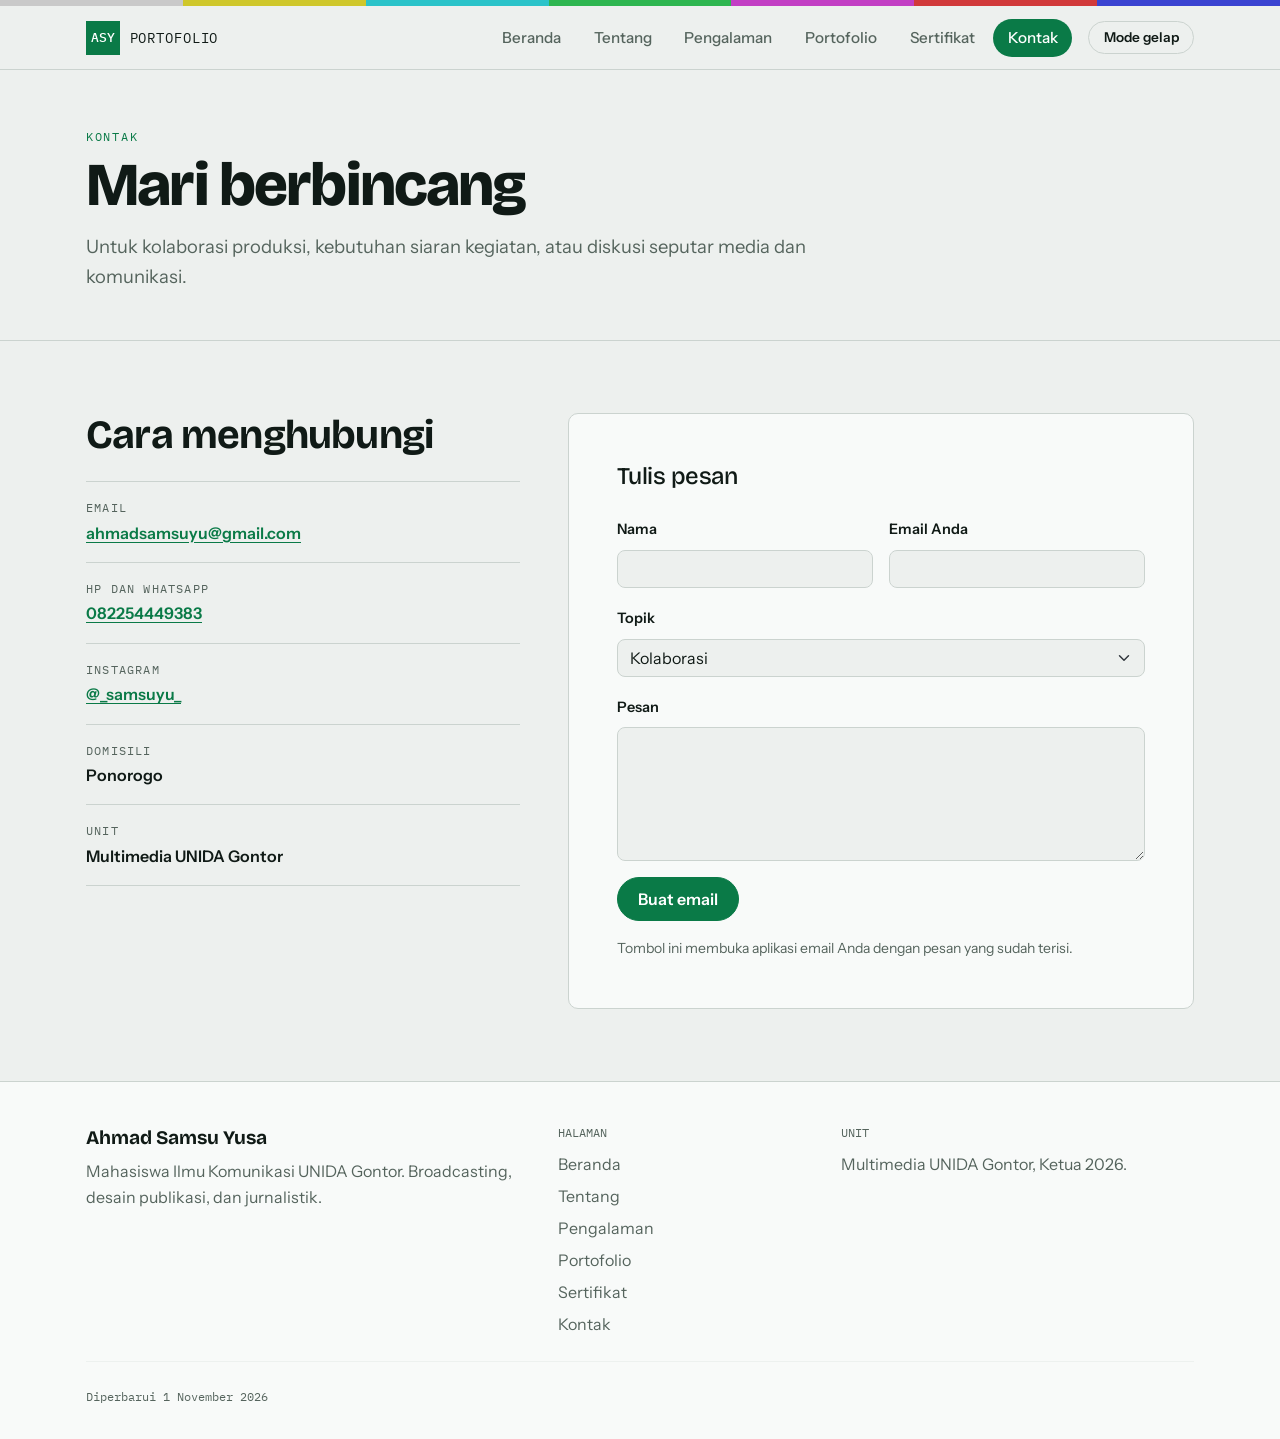
<file: kontak.html>
<!doctype html>
<html lang="id" data-bs-theme="light">
<head>
  <meta charset="utf-8">
  <meta name="viewport" content="width=device-width, initial-scale=1">
  <title>Kontak | Ahmad Samsu Yusa</title>
  <meta name="description" content="Hubungi Ahmad Samsu Yusa untuk kolaborasi produksi, siaran kegiatan, atau diskusi seputar media.">
  <link rel="icon" href="assets/img/favicon.svg" type="image/svg+xml">
  <link rel="preconnect" href="https://fonts.googleapis.com">
  <link rel="preconnect" href="https://fonts.gstatic.com" crossorigin>
  <link rel="stylesheet" href="https://fonts.googleapis.com/css2?family=Bricolage+Grotesque:opsz,wght@12..96,500;12..96,700;12..96,800&family=Instrument+Sans:wght@400;500;600&family=IBM+Plex+Mono:wght@400;500&display=swap">
  <link rel="stylesheet" href="assets/css/bootstrap.min.css">
  <link rel="stylesheet" href="assets/css/style.css">
  <script>
    (function () {
      var t = null;
      try { t = localStorage.getItem("asy-theme"); } catch (e) {}
      if (t !== "light" && t !== "dark") {
        t = window.matchMedia && window.matchMedia("(prefers-color-scheme: dark)").matches ? "dark" : "light";
      }
      document.documentElement.setAttribute("data-bs-theme", t);
    })();
  </script>
</head>
<body>
<a class="visually-hidden-focusable position-absolute p-2" href="#main">Lompat ke konten</a>
<div class="bars" aria-hidden="true"><i></i><i></i><i></i><i></i><i></i><i></i><i></i></div>
<nav class="navbar navbar-expand-lg sticky-top site-nav" aria-label="Navigasi utama">
  <div class="container">
    <a class="navbar-brand" href="index.html"><span class="brand-mark">ASY</span><span>PORTOFOLIO</span></a>
    <button class="navbar-toggler" type="button" data-bs-toggle="collapse" data-bs-target="#navMain" aria-controls="navMain" aria-expanded="false" aria-label="Buka menu">
      <span class="navbar-toggler-icon"></span>
    </button>
    <div class="collapse navbar-collapse" id="navMain">
      <ul class="navbar-nav ms-auto align-items-lg-center gap-lg-1 mb-2 mb-lg-0">
        <li class="nav-item"><a class="nav-link" href="index.html">Beranda</a></li><li class="nav-item"><a class="nav-link" href="about.html">Tentang</a></li><li class="nav-item"><a class="nav-link" href="pengalaman.html">Pengalaman</a></li><li class="nav-item"><a class="nav-link" href="blog.html">Portofolio</a></li><li class="nav-item"><a class="nav-link" href="sertifikat.html">Sertifikat</a></li><li class="nav-item"><a class="nav-link active" href="kontak.html" aria-current="page">Kontak</a></li>
      </ul>
      <button class="btn btn-line btn-sm ms-lg-3" id="themeToggle" type="button" aria-pressed="false">Mode gelap</button>
    </div>
  </div>
</nav>
<main id="main">

<section class="page-head">
  <div class="container">
    <p class="eyebrow">Kontak</p>
    <h1>Mari berbincang</h1>
    <p class="lede mb-0">Untuk kolaborasi produksi, kebutuhan siaran kegiatan, atau diskusi seputar media dan komunikasi.</p>
  </div>
</section>

<section class="section">
  <div class="container">
    <div class="row gy-5 gx-lg-5">
      <div class="col-lg-5">
        <h2 class="section-title">Cara menghubungi</h2>
        <div>
          <div class="contact-line"><span class="k">Email</span><a class="v" href="mailto:ahmadsamsuyu@gmail.com"><span id="contactEmailShown">ahmadsamsuyu@gmail.com</span></a></div>
          <div class="contact-line"><span class="k">HP dan WhatsApp</span><a class="v" href="https://wa.me/6282254449383" target="_blank" rel="noopener">082254449383</a></div>
          <div class="contact-line"><span class="k">Instagram</span><a class="v" href="https://www.instagram.com/_samsuyu_/" target="_blank" rel="noopener">@_samsuyu_</a></div>
          <div class="contact-line"><span class="k">Domisili</span><span class="v">Ponorogo</span></div>
          <div class="contact-line"><span class="k">Unit</span><span class="v">Multimedia UNIDA Gontor</span></div>
        </div>
      </div>
      <div class="col-lg-7">
        <div class="card"><div class="card-body p-4 p-md-5">
          <h2 class="h4 mb-4">Tulis pesan</h2>
          <form id="contactForm" novalidate>
            <div class="row g-3">
              <div class="col-md-6">
                <label class="form-label" for="nama">Nama</label>
                <input class="form-control" id="nama" name="nama" type="text" autocomplete="name" required>
                <div class="invalid-feedback">Isi nama Anda.</div>
              </div>
              <div class="col-md-6">
                <label class="form-label" for="email">Email Anda</label>
                <input class="form-control" id="email" name="email" type="email" autocomplete="email" required>
                <div class="invalid-feedback">Isi alamat email yang valid.</div>
              </div>
              <div class="col-12">
                <label class="form-label" for="topik">Topik</label>
                <select class="form-select" id="topik" name="topik">
                  <option>Kolaborasi</option>
                  <option>Siaran atau produksi</option>
                  <option>Desain dan publikasi</option>
                  <option>Riset dan tulisan</option>
                  <option>Lainnya</option>
                </select>
              </div>
              <div class="col-12">
                <label class="form-label" for="pesan">Pesan</label>
                <textarea class="form-control" id="pesan" name="pesan" rows="5" required></textarea>
                <div class="invalid-feedback">Tulis pesan Anda.</div>
              </div>
              <div class="col-12 d-flex flex-wrap align-items-center gap-3">
                <button class="btn btn-accent" type="submit">Buat email</button>
                <span class="text-muted-2 small" id="contactNote" role="status">Tombol ini membuka aplikasi email Anda dengan pesan yang sudah terisi.</span>
              </div>
            </div>
          </form>
        </div></div>
      </div>
    </div>
  </div>
</section>
</main>
<footer class="site-footer">
  <div class="container">
    <div class="row g-4">
      <div class="col-md-5">
        <p class="mb-1 fw-bold" style="font-family:var(--f-display);font-size:1.2rem">Ahmad Samsu Yusa</p>
        <p class="text-muted-2 mb-0" style="max-width:40ch">Mahasiswa Ilmu Komunikasi UNIDA Gontor. Broadcasting, desain publikasi, dan jurnalistik.</p>
      </div>
      <div class="col-6 col-md-3">
        <p class="small-mono text-uppercase mb-2">Halaman</p>
        <ul><li><a href="index.html">Beranda</a></li><li><a href="about.html">Tentang</a></li><li><a href="pengalaman.html">Pengalaman</a></li><li><a href="blog.html">Portofolio</a></li><li><a href="sertifikat.html">Sertifikat</a></li><li><a href="kontak.html">Kontak</a></li></ul>
      </div>
      <div class="col-6 col-md-4">
        <p class="small-mono text-uppercase mb-2">Unit</p>
        <p class="text-muted-2 mb-0">Multimedia UNIDA Gontor, Ketua 2026.</p>
      </div>
    </div>
    <hr style="border-color:var(--line)" class="my-4">
    <p class="small-mono mb-0">Diperbarui 1 November 2026</p>
  </div>
</footer>
<script src="assets/js/bootstrap.bundle.min.js"></script>
<script src="assets/js/main.js"></script>
</body>
</html>
</file>
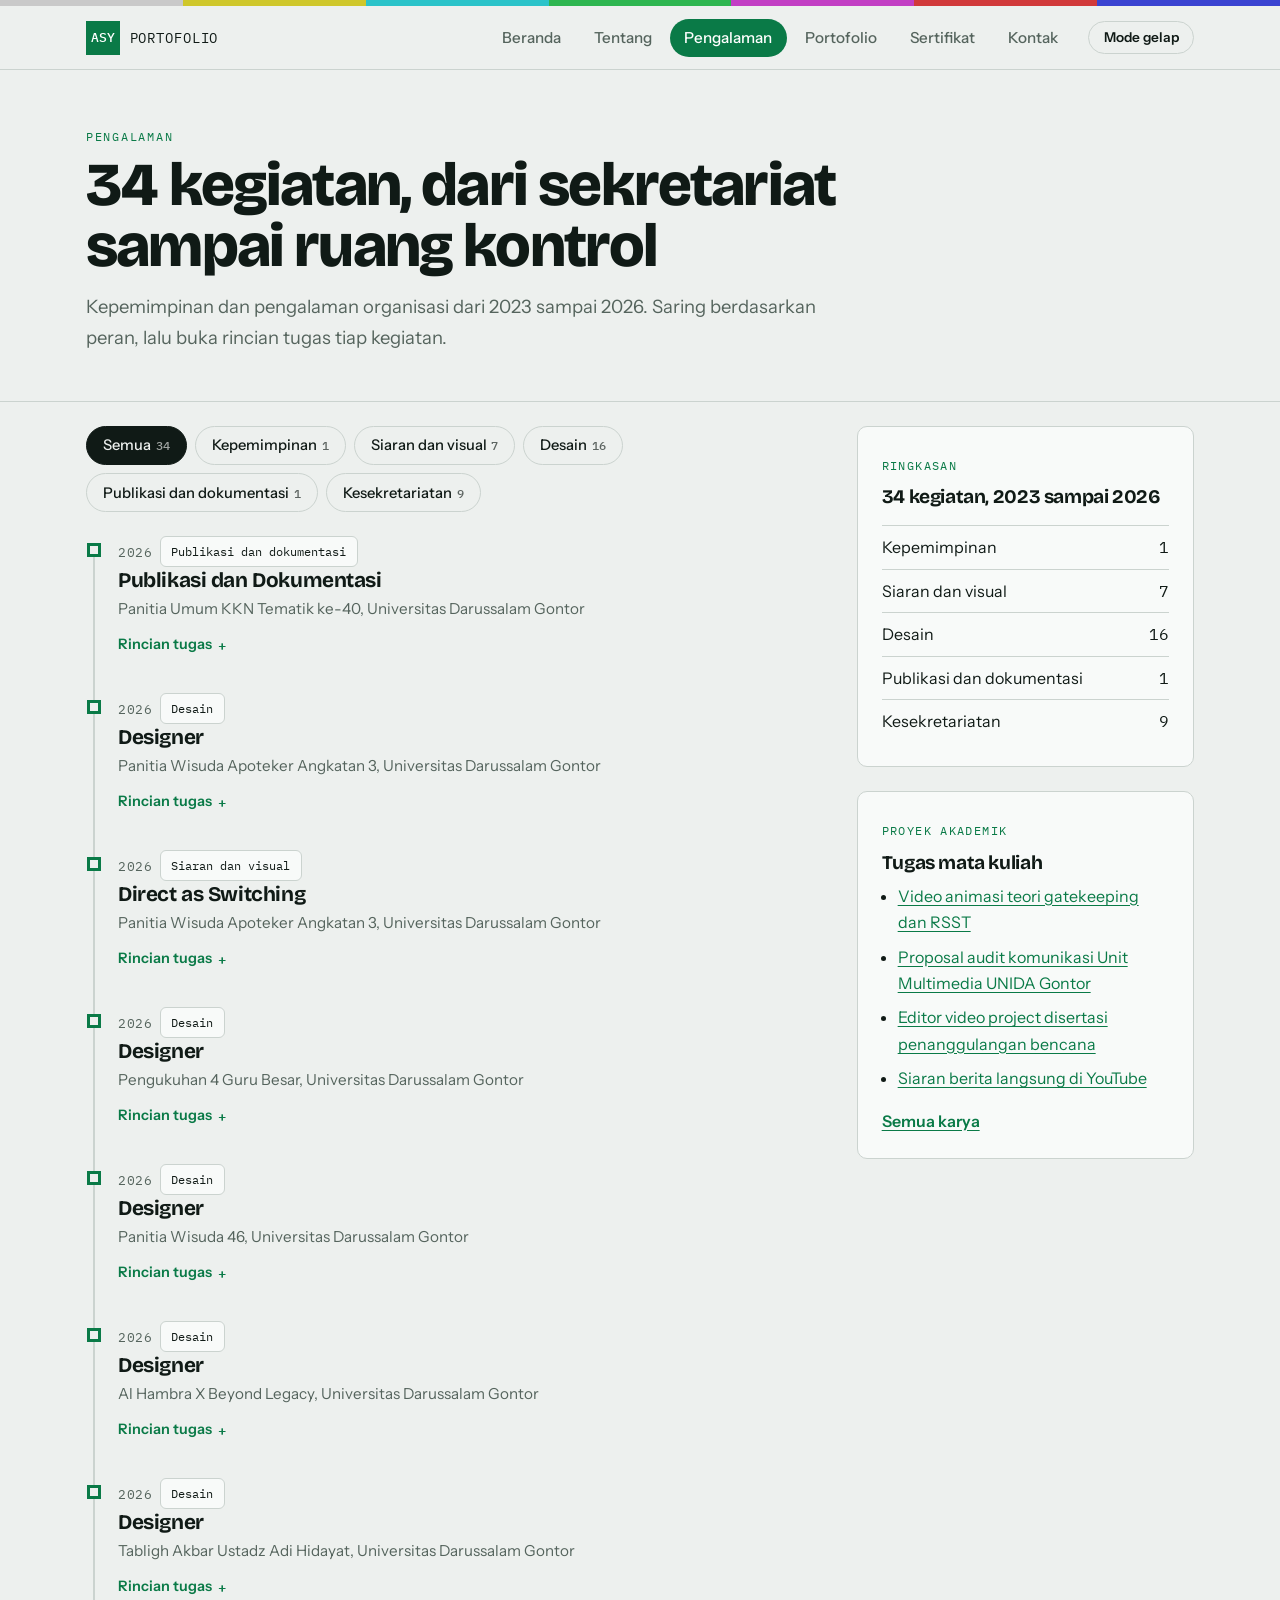
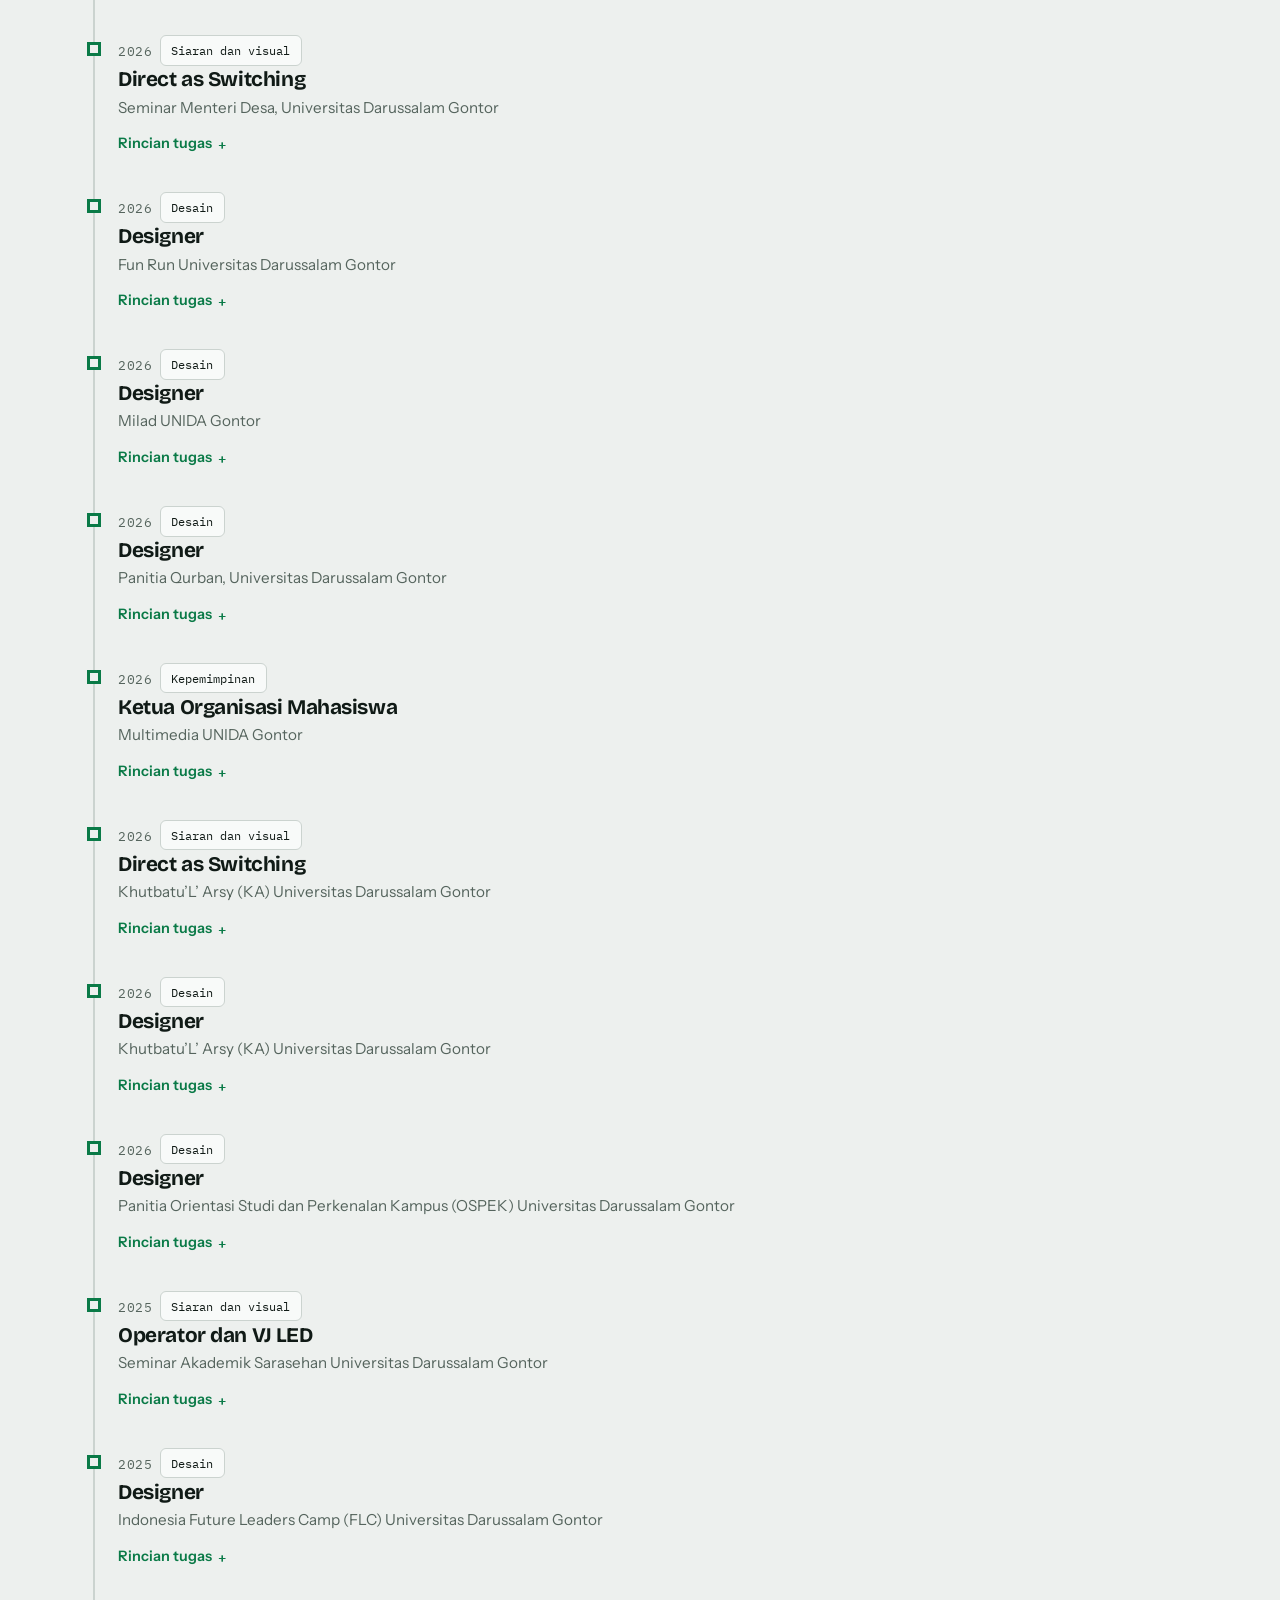
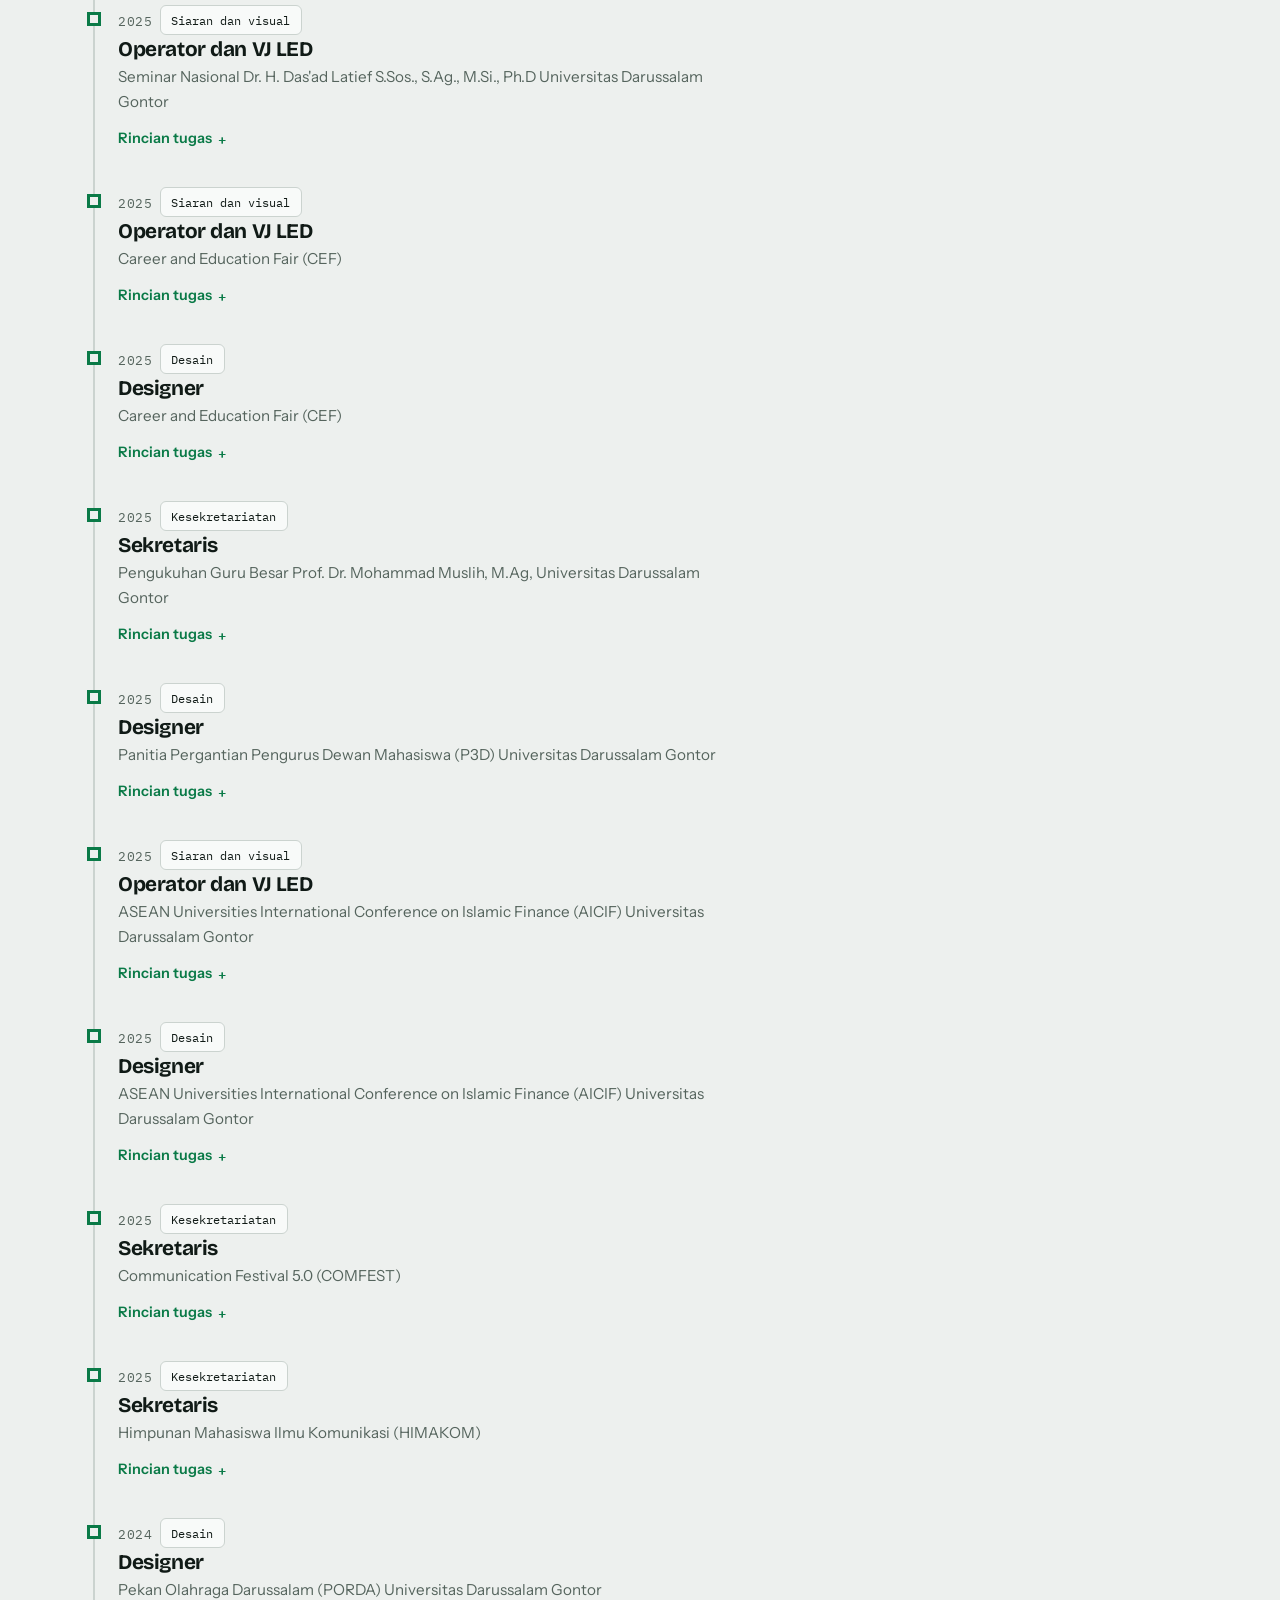
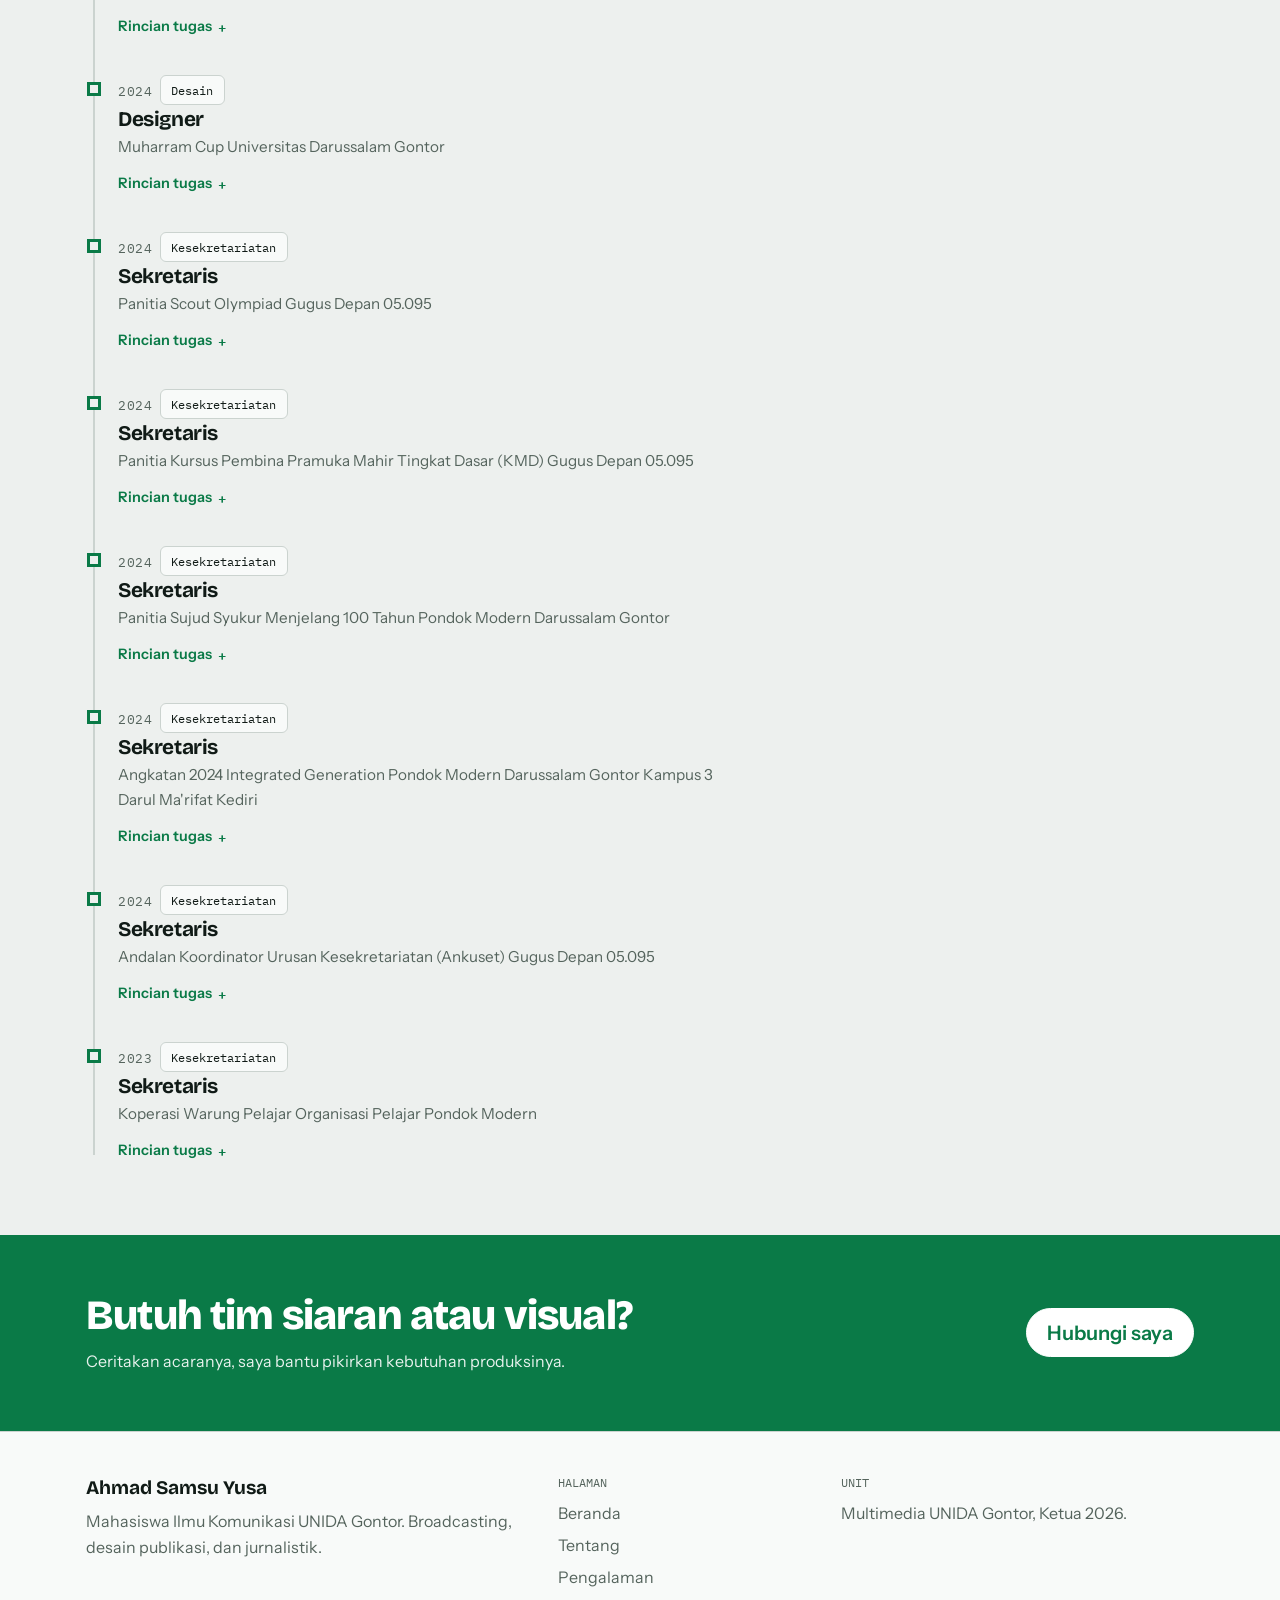
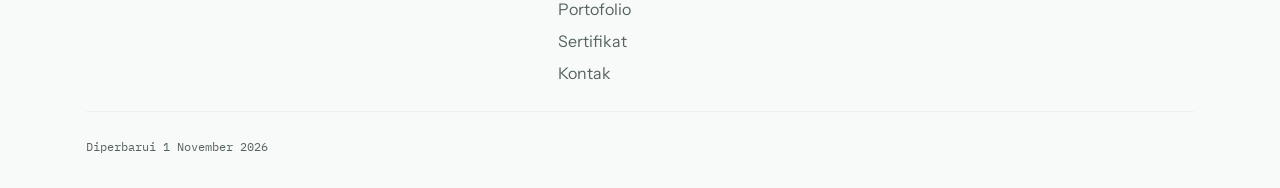
<file: pengalaman.html>
<!doctype html>
<html lang="id" data-bs-theme="light">
<head>
  <meta charset="utf-8">
  <meta name="viewport" content="width=device-width, initial-scale=1">
  <title>Pengalaman | Ahmad Samsu Yusa</title>
  <meta name="description" content="Pengalaman Ahmad Samsu Yusa: Ketua Multimedia UNIDA Gontor, VJ LED, live switching, desainer, dan sekretaris organisasi.">
  <link rel="icon" href="assets/img/favicon.svg" type="image/svg+xml">
  <link rel="preconnect" href="https://fonts.googleapis.com">
  <link rel="preconnect" href="https://fonts.gstatic.com" crossorigin>
  <link rel="stylesheet" href="https://fonts.googleapis.com/css2?family=Bricolage+Grotesque:opsz,wght@12..96,500;12..96,700;12..96,800&family=Instrument+Sans:wght@400;500;600&family=IBM+Plex+Mono:wght@400;500&display=swap">
  <link rel="stylesheet" href="assets/css/bootstrap.min.css">
  <link rel="stylesheet" href="assets/css/style.css">
  <script>
    (function () {
      var t = null;
      try { t = localStorage.getItem("asy-theme"); } catch (e) {}
      if (t !== "light" && t !== "dark") {
        t = window.matchMedia && window.matchMedia("(prefers-color-scheme: dark)").matches ? "dark" : "light";
      }
      document.documentElement.setAttribute("data-bs-theme", t);
    })();
  </script>
</head>
<body>
<a class="visually-hidden-focusable position-absolute p-2" href="#main">Lompat ke konten</a>
<div class="bars" aria-hidden="true"><i></i><i></i><i></i><i></i><i></i><i></i><i></i></div>
<nav class="navbar navbar-expand-lg sticky-top site-nav" aria-label="Navigasi utama">
  <div class="container">
    <a class="navbar-brand" href="index.html"><span class="brand-mark">ASY</span><span>PORTOFOLIO</span></a>
    <button class="navbar-toggler" type="button" data-bs-toggle="collapse" data-bs-target="#navMain" aria-controls="navMain" aria-expanded="false" aria-label="Buka menu">
      <span class="navbar-toggler-icon"></span>
    </button>
    <div class="collapse navbar-collapse" id="navMain">
      <ul class="navbar-nav ms-auto align-items-lg-center gap-lg-1 mb-2 mb-lg-0">
        <li class="nav-item"><a class="nav-link" href="index.html">Beranda</a></li><li class="nav-item"><a class="nav-link" href="about.html">Tentang</a></li><li class="nav-item"><a class="nav-link active" href="pengalaman.html" aria-current="page">Pengalaman</a></li><li class="nav-item"><a class="nav-link" href="blog.html">Portofolio</a></li><li class="nav-item"><a class="nav-link" href="sertifikat.html">Sertifikat</a></li><li class="nav-item"><a class="nav-link" href="kontak.html">Kontak</a></li>
      </ul>
      <button class="btn btn-line btn-sm ms-lg-3" id="themeToggle" type="button" aria-pressed="false">Mode gelap</button>
    </div>
  </div>
</nav>
<main id="main">

<section class="page-head">
  <div class="container">
    <p class="eyebrow">Pengalaman</p>
    <h1>34 kegiatan, dari sekretariat sampai ruang kontrol</h1>
    <p class="lede mb-0">Kepemimpinan dan pengalaman organisasi dari 2023 sampai 2026. Saring berdasarkan peran, lalu buka rincian tugas tiap kegiatan.</p>
  </div>
</section>

<section class="section pt-4">
  <div class="container">
    <div class="row gy-5 gx-lg-5">
      <div class="col-lg-8">
        <div class="nav nav-pills filters mb-4" id="portfolioFilters" role="group" aria-label="Saring pengalaman berdasarkan peran">
          <button class="nav-link active" type="button" data-filter="semua" aria-pressed="true">Semua<span class="count"></span></button>
          <button class="nav-link" type="button" data-filter="kepemimpinan" aria-pressed="false">Kepemimpinan<span class="count"></span></button>
          <button class="nav-link" type="button" data-filter="siaran" aria-pressed="false">Siaran dan visual<span class="count"></span></button>
          <button class="nav-link" type="button" data-filter="desain" aria-pressed="false">Desain<span class="count"></span></button>
          <button class="nav-link" type="button" data-filter="pubdok" aria-pressed="false">Publikasi dan dokumentasi<span class="count"></span></button>
          <button class="nav-link" type="button" data-filter="sekretaris" aria-pressed="false">Kesekretariatan<span class="count"></span></button>
        </div>
        <ol class="timeline">
<li id="e-kknt" data-category="pubdok">
  <span class="when">2026</span><span class="pill ms-2">Publikasi dan dokumentasi</span>
  <h3>Publikasi dan Dokumentasi</h3>
  <p class="org">Panitia Umum KKN Tematik ke-40, Universitas Darussalam Gontor</p>
  <details class="task-detail"><summary>Rincian tugas</summary><ul><li>Merancang konten publikasi (poster, caption, dan materi media sosial) untuk berbagai kegiatan.</li><li>Mendokumentasikan kegiatan dalam bentuk foto dan video serta mengelola arsip dokumentasi.</li><li>Mengelola akun media sosial untuk menjaga konsistensi informasi dan jangkauan audiens.</li><li>Berkoordinasi dengan tim acara agar publikasi dan dokumentasi berjalan sesuai rencana.</li></ul></details>
</li>
<li id="e-apt-d" data-category="desain">
  <span class="when">2026</span><span class="pill ms-2">Desain</span>
  <h3>Designer</h3>
  <p class="org">Panitia Wisuda Apoteker Angkatan 3, Universitas Darussalam Gontor</p>
  <details class="task-detail"><summary>Rincian tugas</summary><ul><li>Merancang desain publikasi (poster, feed dan story media sosial, banner, sertifikat) sesuai identitas visual kegiatan.</li><li>Menyusun layout dan materi visual untuk kebutuhan acara, presentasi, dan dokumentasi.</li><li>Berkoordinasi dengan tim publikasi dan panitia agar desain selesai tepat waktu dan sesuai brief.</li></ul></details>
</li>
<li id="e-apt-sw" data-category="siaran">
  <span class="when">2026</span><span class="pill ms-2">Siaran dan visual</span>
  <h3>Direct as Switching</h3>
  <p class="org">Panitia Wisuda Apoteker Angkatan 3, Universitas Darussalam Gontor</p>
  <details class="task-detail"><summary>Rincian tugas</summary><ul><li>Merancang desain publikasi (poster, feed dan story media sosial, banner, sertifikat) sesuai identitas visual kegiatan.</li><li>Memimpin dan mengarahkan alur tayangan audio-visual secara real-time (live switching) selama jalannya acara sesuai dengan rundown dan rundown teknis.</li><li>Mengendalikan pemindahan antar-sudut kamera (multi-camera setup), integrasi grafik/lower thirds, serta pemutaran klip video (playback) melalui switcher console / software broadcast.</li><li>Memberikan instruksi (cued signaling) secara responsif kepada tim juru kamera (cameraman) dan floor director (FD) untuk memastikan komposisi visual dan sudut pengambilan gambar tepat serta estetik.</li><li>Berkoordinasi aktif dengan stage manager dan tim audio guna menjaga ritme, transisi acara, serta kesinambungan tayangan siaran langsung maupun layar besar di lokasi (on-site LED).</li></ul></details>
</li>
<li id="e-gb4" data-category="desain">
  <span class="when">2026</span><span class="pill ms-2">Desain</span>
  <h3>Designer</h3>
  <p class="org">Pengukuhan 4 Guru Besar, Universitas Darussalam Gontor</p>
  <details class="task-detail"><summary>Rincian tugas</summary><ul><li>Merancang desain publikasi (poster, feed dan story media sosial, banner, sertifikat) sesuai identitas visual kegiatan.</li><li>Menyusun layout dan materi visual untuk kebutuhan acara, presentasi, dan dokumentasi.</li><li>Berkoordinasi dengan tim publikasi dan panitia agar desain selesai tepat waktu dan sesuai brief.</li></ul></details>
</li>
<li id="e-wisuda46" data-category="desain">
  <span class="when">2026</span><span class="pill ms-2">Desain</span>
  <h3>Designer</h3>
  <p class="org">Panitia Wisuda 46, Universitas Darussalam Gontor</p>
  <details class="task-detail"><summary>Rincian tugas</summary><ul><li>Merancang desain publikasi (poster, feed dan story media sosial, banner, sertifikat) sesuai identitas visual kegiatan.</li><li>Menyusun layout dan materi visual untuk kebutuhan acara, presentasi, dan dokumentasi.</li><li>Berkoordinasi dengan tim publikasi dan panitia agar desain selesai tepat waktu dan sesuai brief.</li></ul></details>
</li>
<li id="e-hambra" data-category="desain">
  <span class="when">2026</span><span class="pill ms-2">Desain</span>
  <h3>Designer</h3>
  <p class="org">Al Hambra X Beyond Legacy, Universitas Darussalam Gontor</p>
  <details class="task-detail"><summary>Rincian tugas</summary><ul><li>Merancang desain publikasi (poster, feed dan story media sosial, banner, sertifikat) sesuai identitas visual kegiatan.</li><li>Menyusun layout dan materi visual untuk kebutuhan acara, presentasi, dan dokumentasi.</li><li>Berkoordinasi dengan tim publikasi dan panitia agar desain selesai tepat waktu dan sesuai brief.</li></ul></details>
</li>
<li id="e-tabligh" data-category="desain">
  <span class="when">2026</span><span class="pill ms-2">Desain</span>
  <h3>Designer</h3>
  <p class="org">Tabligh Akbar Ustadz Adi Hidayat, Universitas Darussalam Gontor</p>
  <details class="task-detail"><summary>Rincian tugas</summary><ul><li>Merancang desain publikasi (poster, feed dan story media sosial, banner, sertifikat) sesuai identitas visual kegiatan.</li><li>Menyusun layout dan materi visual untuk kebutuhan acara, presentasi, dan dokumentasi.</li><li>Berkoordinasi dengan tim publikasi dan panitia agar desain selesai tepat waktu dan sesuai brief.</li></ul></details>
</li>
<li id="e-mendes" data-category="siaran">
  <span class="when">2026</span><span class="pill ms-2">Siaran dan visual</span>
  <h3>Direct as Switching</h3>
  <p class="org">Seminar Menteri Desa, Universitas Darussalam Gontor</p>
  <details class="task-detail"><summary>Rincian tugas</summary><ul><li>Merancang desain publikasi (poster, feed dan story media sosial, banner, sertifikat) sesuai identitas visual kegiatan.</li><li>Memimpin dan mengarahkan alur tayangan audio-visual secara real-time (live switching) selama jalannya acara sesuai dengan rundown dan rundown teknis.</li><li>Mengendalikan pemindahan antar-sudut kamera (multi-camera setup), integrasi grafik/lower thirds, serta pemutaran klip video (playback) melalui switcher console / software broadcast.</li><li>Memberikan instruksi (cued signaling) secara responsif kepada tim juru kamera (cameraman) dan floor director (FD) untuk memastikan komposisi visual dan sudut pengambilan gambar tepat serta estetik.</li><li>Berkoordinasi aktif dengan stage manager dan tim audio guna menjaga ritme, transisi acara, serta kesinambungan tayangan siaran langsung maupun layar besar di lokasi (on-site LED).</li></ul></details>
</li>
<li id="e-funrun" data-category="desain">
  <span class="when">2026</span><span class="pill ms-2">Desain</span>
  <h3>Designer</h3>
  <p class="org">Fun Run Universitas Darussalam Gontor</p>
  <details class="task-detail"><summary>Rincian tugas</summary><ul><li>Merancang desain publikasi (poster, feed dan story media sosial, banner, sertifikat) sesuai identitas visual kegiatan.</li><li>Menyusun layout dan materi visual untuk kebutuhan acara, presentasi, dan dokumentasi.</li><li>Berkoordinasi dengan tim publikasi dan panitia agar desain selesai tepat waktu dan sesuai brief.</li></ul></details>
</li>
<li id="e-milad" data-category="desain">
  <span class="when">2026</span><span class="pill ms-2">Desain</span>
  <h3>Designer</h3>
  <p class="org">Milad UNIDA Gontor</p>
  <details class="task-detail"><summary>Rincian tugas</summary><ul><li>Merancang desain publikasi (poster, feed dan story media sosial, banner, sertifikat) sesuai identitas visual kegiatan.</li><li>Menyusun layout dan materi visual untuk kebutuhan acara, presentasi, dan dokumentasi.</li><li>Berkoordinasi dengan tim publikasi dan panitia agar desain selesai tepat waktu dan sesuai brief.</li></ul></details>
</li>
<li id="e-qurban" data-category="desain">
  <span class="when">2026</span><span class="pill ms-2">Desain</span>
  <h3>Designer</h3>
  <p class="org">Panitia Qurban, Universitas Darussalam Gontor</p>
  <details class="task-detail"><summary>Rincian tugas</summary><ul><li>Merancang desain publikasi (poster, feed dan story media sosial, banner, sertifikat) sesuai identitas visual kegiatan.</li><li>Menyusun layout dan materi visual untuk kebutuhan acara, presentasi, dan dokumentasi.</li><li>Berkoordinasi dengan tim publikasi dan panitia agar desain selesai tepat waktu dan sesuai brief.</li></ul></details>
</li>
<li id="e-multimedia" data-category="kepemimpinan">
  <span class="when">2026</span><span class="pill ms-2">Kepemimpinan</span>
  <h3>Ketua Organisasi Mahasiswa</h3>
  <p class="org">Multimedia UNIDA Gontor</p>
  <details class="task-detail"><summary>Rincian tugas</summary><ul><li>Memimpin dan mengoordinasikan tim multimedia dalam produksi konten, publikasi, dan dokumentasi kegiatan universitas.</li><li>Menyusun pembagian tugas, jadwal kerja, dan alur produksi bersama anggota tim.</li><li>Menjadi penghubung komunikasi antara tim multimedia dan pihak-pihak yang membutuhkan layanan publikasi dan dokumentasi.</li></ul></details>
</li>
<li id="e-ka-sw" data-category="siaran">
  <span class="when">2026</span><span class="pill ms-2">Siaran dan visual</span>
  <h3>Direct as Switching</h3>
  <p class="org">Khutbatu’L’ Arsy (KA) Universitas Darussalam Gontor</p>
  <details class="task-detail"><summary>Rincian tugas</summary><ul><li>Merancang desain publikasi (poster, feed dan story media sosial, banner, sertifikat) sesuai identitas visual kegiatan.</li><li>Memimpin dan mengarahkan alur tayangan audio-visual secara real-time (live switching) selama jalannya acara sesuai dengan rundown dan rundown teknis.</li><li>Mengendalikan pemindahan antar-sudut kamera (multi-camera setup), integrasi grafik/lower thirds, serta pemutaran klip video (playback) melalui switcher console / software broadcast.</li><li>Memberikan instruksi (cued signaling) secara responsif kepada tim juru kamera (cameraman) dan floor director (FD) untuk memastikan komposisi visual dan sudut pengambilan gambar tepat serta estetik.</li><li>Berkoordinasi aktif dengan stage manager dan tim audio guna menjaga ritme, transisi acara, serta kesinambungan tayangan siaran langsung maupun layar besar di lokasi (on-site LED).</li></ul></details>
</li>
<li id="e-ka-d" data-category="desain">
  <span class="when">2026</span><span class="pill ms-2">Desain</span>
  <h3>Designer</h3>
  <p class="org">Khutbatu’L’ Arsy (KA) Universitas Darussalam Gontor</p>
  <details class="task-detail"><summary>Rincian tugas</summary><ul><li>Merancang desain publikasi (poster, feed dan story media sosial, banner, sertifikat) sesuai identitas visual kegiatan.</li><li>Menyusun layout dan materi visual untuk kebutuhan acara, presentasi, dan dokumentasi.</li><li>Berkoordinasi dengan tim publikasi dan panitia agar desain selesai tepat waktu dan sesuai brief.</li></ul></details>
</li>
<li id="e-ospek" data-category="desain">
  <span class="when">2026</span><span class="pill ms-2">Desain</span>
  <h3>Designer</h3>
  <p class="org">Panitia Orientasi Studi dan Perkenalan Kampus (OSPEK) Universitas Darussalam Gontor</p>
  <details class="task-detail"><summary>Rincian tugas</summary><ul><li>Merancang desain publikasi (poster, feed dan story media sosial, banner, sertifikat) sesuai identitas visual kegiatan.</li><li>Menyusun layout dan materi visual untuk kebutuhan acara, presentasi, dan dokumentasi.</li><li>Berkoordinasi dengan tim publikasi dan panitia agar desain selesai tepat waktu dan sesuai brief.</li></ul></details>
</li>
<li id="e-sarasehan" data-category="siaran">
  <span class="when">2025</span><span class="pill ms-2">Siaran dan visual</span>
  <h3>Operator dan VJ LED</h3>
  <p class="org">Seminar Akademik Sarasehan Universitas Darussalam Gontor</p>
  <details class="task-detail"><summary>Rincian tugas</summary><ul><li>Merancang alur tampilan visual dan materi backdrop dinamis pada layar LED sesuai dengan rundown acara.</li><li>Mengoperasikan software visual (seperti Resolume/VMix) untuk pengaturan playback video, animasi latar belakang, serta pemetaan visual layar utama secara real-time.</li><li>Berkoordinasi dengan stage manager dan tim acara untuk memastikan transisi visual latar berjalan selaras dengan agenda panggung.</li></ul></details>
</li>
<li id="e-flc" data-category="desain">
  <span class="when">2025</span><span class="pill ms-2">Desain</span>
  <h3>Designer</h3>
  <p class="org">Indonesia Future Leaders Camp (FLC) Universitas Darussalam Gontor</p>
  <details class="task-detail"><summary>Rincian tugas</summary><ul><li>Merancang desain publikasi (poster, feed dan story media sosial, banner, sertifikat) sesuai identitas visual kegiatan.</li><li>Menyusun layout dan materi visual untuk kebutuhan acara, presentasi, dan dokumentasi.</li><li>Berkoordinasi dengan tim publikasi dan panitia agar desain selesai tepat waktu dan sesuai brief.</li></ul></details>
</li>
<li id="e-daslat" data-category="siaran">
  <span class="when">2025</span><span class="pill ms-2">Siaran dan visual</span>
  <h3>Operator dan VJ LED</h3>
  <p class="org">Seminar Nasional Dr. H. Das'ad Latief S.Sos., S.Ag., M.Si., Ph.D Universitas Darussalam Gontor</p>
  <details class="task-detail"><summary>Rincian tugas</summary><ul><li>Merancang alur tampilan visual dan materi backdrop dinamis pada layar LED sesuai dengan rundown acara.</li><li>Mengoperasikan software visual (seperti Resolume/VMix) untuk pengaturan playback video, animasi latar belakang, serta pemetaan visual layar utama secara real-time.</li><li>Berkoordinasi dengan stage manager dan tim acara untuk memastikan transisi visual latar berjalan selaras dengan agenda panggung.</li></ul></details>
</li>
<li id="e-cef-vj" data-category="siaran">
  <span class="when">2025</span><span class="pill ms-2">Siaran dan visual</span>
  <h3>Operator dan VJ LED</h3>
  <p class="org">Career and Education Fair (CEF)</p>
  <details class="task-detail"><summary>Rincian tugas</summary><ul><li>Merancang alur tampilan visual dan materi backdrop dinamis pada layar LED sesuai dengan rundown acara.</li><li>Mengoperasikan software visual (seperti Resolume/VMix) untuk pengaturan playback video, animasi latar belakang, serta pemetaan visual layar utama secara real-time.</li><li>Berkoordinasi dengan stage manager dan tim acara untuk memastikan transisi visual latar berjalan selaras dengan agenda panggung.</li></ul></details>
</li>
<li id="e-cef-d" data-category="desain">
  <span class="when">2025</span><span class="pill ms-2">Desain</span>
  <h3>Designer</h3>
  <p class="org">Career and Education Fair (CEF)</p>
  <details class="task-detail"><summary>Rincian tugas</summary><ul><li>Merancang desain publikasi (poster, feed dan story media sosial, banner, sertifikat) sesuai identitas visual kegiatan.</li><li>Menyusun layout dan materi visual untuk kebutuhan acara, presentasi, dan dokumentasi.</li><li>Berkoordinasi dengan tim publikasi dan panitia agar desain selesai tepat waktu dan sesuai brief.</li></ul></details>
</li>
<li id="e-muslih" data-category="sekretaris">
  <span class="when">2025</span><span class="pill ms-2">Kesekretariatan</span>
  <h3>Sekretaris</h3>
  <p class="org">Pengukuhan Guru Besar Prof. Dr. Mohammad Muslih, M.Ag, Universitas Darussalam Gontor</p>
  <details class="task-detail"><summary>Rincian tugas</summary><ul><li>Menyusun dan mengelola surat-menyurat resmi, undangan, proposal, dan laporan kegiatan.</li><li>Mencatat notulensi rapat dan menindaklanjuti hasil keputusan bersama pengurus.</li><li>Mengelola pengarsipan dokumen organisasi secara tertib dan terstruktur.</li><li>Mengoordinasikan jadwal dan administrasi pelaksanaan program kerja.</li></ul></details>
</li>
<li id="e-p3d" data-category="desain">
  <span class="when">2025</span><span class="pill ms-2">Desain</span>
  <h3>Designer</h3>
  <p class="org">Panitia Pergantian Pengurus Dewan Mahasiswa (P3D) Universitas Darussalam Gontor</p>
  <details class="task-detail"><summary>Rincian tugas</summary><ul><li>Merancang desain publikasi (poster, feed dan story media sosial, banner, sertifikat) sesuai identitas visual kegiatan.</li><li>Menyusun layout dan materi visual untuk kebutuhan acara, presentasi, dan dokumentasi.</li><li>Berkoordinasi dengan tim publikasi dan panitia agar desain selesai tepat waktu dan sesuai brief.</li></ul></details>
</li>
<li id="e-aicif-vj" data-category="siaran">
  <span class="when">2025</span><span class="pill ms-2">Siaran dan visual</span>
  <h3>Operator dan VJ LED</h3>
  <p class="org">ASEAN Universities International Conference on Islamic Finance (AICIF) Universitas Darussalam Gontor</p>
  <details class="task-detail"><summary>Rincian tugas</summary><ul><li>Merancang alur tampilan visual dan materi backdrop dinamis pada layar LED sesuai dengan rundown acara.</li><li>Mengoperasikan software visual (seperti Resolume/VMix) untuk pengaturan playback video, animasi latar belakang, serta pemetaan visual layar utama secara real-time.</li><li>Berkoordinasi dengan stage manager dan tim acara untuk memastikan transisi visual latar berjalan selaras dengan agenda panggung.</li></ul></details>
</li>
<li id="e-aicif-d" data-category="desain">
  <span class="when">2025</span><span class="pill ms-2">Desain</span>
  <h3>Designer</h3>
  <p class="org">ASEAN Universities International Conference on Islamic Finance (AICIF) Universitas Darussalam Gontor</p>
  <details class="task-detail"><summary>Rincian tugas</summary><ul><li>Merancang desain publikasi (poster, feed dan story media sosial, banner, sertifikat) sesuai identitas visual kegiatan.</li><li>Menyusun layout dan materi visual untuk kebutuhan acara, presentasi, dan dokumentasi.</li><li>Berkoordinasi dengan tim publikasi dan panitia agar desain selesai tepat waktu dan sesuai brief.</li></ul></details>
</li>
<li id="e-comfest" data-category="sekretaris">
  <span class="when">2025</span><span class="pill ms-2">Kesekretariatan</span>
  <h3>Sekretaris</h3>
  <p class="org">Communication Festival 5.0 (COMFEST)</p>
  <details class="task-detail"><summary>Rincian tugas</summary><ul><li>Menyusun dan mengelola surat-menyurat resmi, undangan, proposal, dan laporan kegiatan.</li><li>Mencatat notulensi rapat dan menindaklanjuti hasil keputusan bersama pengurus.</li><li>Mengelola pengarsipan dokumen organisasi secara tertib dan terstruktur.</li><li>Mengoordinasikan jadwal dan administrasi pelaksanaan program kerja.</li></ul></details>
</li>
<li id="e-himakom" data-category="sekretaris">
  <span class="when">2025</span><span class="pill ms-2">Kesekretariatan</span>
  <h3>Sekretaris</h3>
  <p class="org">Himpunan Mahasiswa Ilmu Komunikasi (HIMAKOM)</p>
  <details class="task-detail"><summary>Rincian tugas</summary><ul><li>Menyusun dan mengelola surat-menyurat resmi, undangan, proposal, dan laporan kegiatan.</li><li>Mencatat notulensi rapat dan menindaklanjuti hasil keputusan bersama pengurus.</li><li>Mengelola pengarsipan dokumen organisasi secara tertib dan terstruktur.</li><li>Mengoordinasikan jadwal dan administrasi pelaksanaan program kerja.</li></ul></details>
</li>
<li id="e-porda" data-category="desain">
  <span class="when">2024</span><span class="pill ms-2">Desain</span>
  <h3>Designer</h3>
  <p class="org">Pekan Olahraga Darussalam (PORDA) Universitas Darussalam Gontor</p>
  <details class="task-detail"><summary>Rincian tugas</summary><ul><li>Merancang konten publikasi (poster, caption, dan materi media sosial) untuk berbagai kegiatan.</li><li>Merancang desain publikasi (poster, feed dan story media sosial, banner, sertifikat) sesuai identitas visual kegiatan.</li><li>Menyusun layout dan materi visual untuk kebutuhan acara, presentasi, dan dokumentasi.</li><li>Berkoordinasi dengan tim publikasi dan panitia agar desain selesai tepat waktu dan sesuai brief.</li></ul></details>
</li>
<li id="e-muharram" data-category="desain">
  <span class="when">2024</span><span class="pill ms-2">Desain</span>
  <h3>Designer</h3>
  <p class="org">Muharram Cup Universitas Darussalam Gontor</p>
  <details class="task-detail"><summary>Rincian tugas</summary><ul><li>Merancang konten publikasi (poster, caption, dan materi media sosial) untuk berbagai kegiatan.</li><li>Merancang desain publikasi (poster, feed dan story media sosial, banner, sertifikat) sesuai identitas visual kegiatan.</li><li>Menyusun layout dan materi visual untuk kebutuhan acara, presentasi, dan dokumentasi.</li><li>Berkoordinasi dengan tim publikasi dan panitia agar desain selesai tepat waktu dan sesuai brief.</li></ul></details>
</li>
<li id="e-olympiad" data-category="sekretaris">
  <span class="when">2024</span><span class="pill ms-2">Kesekretariatan</span>
  <h3>Sekretaris</h3>
  <p class="org">Panitia Scout Olympiad Gugus Depan 05.095</p>
  <details class="task-detail"><summary>Rincian tugas</summary><ul><li>Menyusun dan mengelola surat-menyurat resmi, undangan, proposal, dan laporan kegiatan.</li><li>Mencatat notulensi rapat dan menindaklanjuti hasil keputusan bersama pengurus.</li><li>Mengelola pengarsipan dokumen organisasi secara tertib dan terstruktur.</li><li>Mengoordinasikan jadwal dan administrasi pelaksanaan program kerja.</li></ul></details>
</li>
<li id="e-kmd" data-category="sekretaris">
  <span class="when">2024</span><span class="pill ms-2">Kesekretariatan</span>
  <h3>Sekretaris</h3>
  <p class="org">Panitia Kursus Pembina Pramuka Mahir Tingkat Dasar (KMD) Gugus Depan 05.095</p>
  <details class="task-detail"><summary>Rincian tugas</summary><ul><li>Menyusun dan mengelola surat-menyurat resmi, undangan, proposal, dan laporan kegiatan.</li><li>Mencatat notulensi rapat dan menindaklanjuti hasil keputusan bersama pengurus.</li><li>Mengelola pengarsipan dokumen organisasi secara tertib dan terstruktur.</li><li>Mengoordinasikan jadwal dan administrasi pelaksanaan program kerja.</li></ul></details>
</li>
<li id="e-sujud" data-category="sekretaris">
  <span class="when">2024</span><span class="pill ms-2">Kesekretariatan</span>
  <h3>Sekretaris</h3>
  <p class="org">Panitia Sujud Syukur Menjelang 100 Tahun Pondok Modern Darussalam Gontor</p>
  <details class="task-detail"><summary>Rincian tugas</summary><ul><li>Menyusun dan mengelola surat-menyurat resmi, undangan, proposal, dan laporan kegiatan.</li><li>Mencatat notulensi rapat dan menindaklanjuti hasil keputusan bersama pengurus.</li><li>Mengelola pengarsipan dokumen organisasi secara tertib dan terstruktur.</li><li>Mengoordinasikan jadwal dan administrasi pelaksanaan program kerja.</li></ul></details>
</li>
<li id="e-angkatan" data-category="sekretaris">
  <span class="when">2024</span><span class="pill ms-2">Kesekretariatan</span>
  <h3>Sekretaris</h3>
  <p class="org">Angkatan 2024 Integrated Generation Pondok Modern Darussalam Gontor Kampus 3 Darul Ma'rifat Kediri</p>
  <details class="task-detail"><summary>Rincian tugas</summary><ul><li>Menyusun dan mengelola surat-menyurat resmi, undangan, proposal, dan laporan kegiatan.</li><li>Mencatat notulensi rapat dan menindaklanjuti hasil keputusan bersama pengurus.</li><li>Mengelola pengarsipan dokumen organisasi secara tertib dan terstruktur.</li><li>Mengoordinasikan jadwal dan administrasi pelaksanaan program kerja.</li></ul></details>
</li>
<li id="e-ankuset" data-category="sekretaris">
  <span class="when">2024</span><span class="pill ms-2">Kesekretariatan</span>
  <h3>Sekretaris</h3>
  <p class="org">Andalan Koordinator Urusan Kesekretariatan (Ankuset) Gugus Depan 05.095</p>
  <details class="task-detail"><summary>Rincian tugas</summary><ul><li>Menyusun dan mengelola surat-menyurat resmi, undangan, proposal, dan laporan kegiatan.</li><li>Mencatat notulensi rapat dan menindaklanjuti hasil keputusan bersama pengurus.</li><li>Mengelola pengarsipan dokumen organisasi secara tertib dan terstruktur.</li><li>Mengoordinasikan jadwal dan administrasi pelaksanaan program kerja.</li></ul></details>
</li>
<li id="e-warung" data-category="sekretaris">
  <span class="when">2023</span><span class="pill ms-2">Kesekretariatan</span>
  <h3>Sekretaris</h3>
  <p class="org">Koperasi Warung Pelajar Organisasi Pelajar Pondok Modern</p>
  <details class="task-detail"><summary>Rincian tugas</summary><ul><li>Menyusun dan mengelola surat-menyurat resmi, undangan, proposal, dan laporan kegiatan.</li><li>Mencatat notulensi rapat dan menindaklanjuti hasil keputusan bersama pengurus.</li><li>Mengelola pengarsipan dokumen organisasi secara tertib dan terstruktur.</li><li>Mengoordinasikan jadwal dan administrasi pelaksanaan program kerja.</li></ul></details>
</li>
        </ol>
      </div>
      <div class="col-lg-4">
        <div class="card mb-4"><div class="card-body p-4">
          <span class="card-cat">Ringkasan</span>
          <h3 class="card-title mt-2 mb-3">34 kegiatan, 2023 sampai 2026</h3>
          <div class="d-flex justify-content-between py-2 border-top" style="border-color:var(--line)!important"><span>Kepemimpinan</span><span class="mono">1</span></div><div class="d-flex justify-content-between py-2 border-top" style="border-color:var(--line)!important"><span>Siaran dan visual</span><span class="mono">7</span></div><div class="d-flex justify-content-between py-2 border-top" style="border-color:var(--line)!important"><span>Desain</span><span class="mono">16</span></div><div class="d-flex justify-content-between py-2 border-top" style="border-color:var(--line)!important"><span>Publikasi dan dokumentasi</span><span class="mono">1</span></div><div class="d-flex justify-content-between py-2 border-top" style="border-color:var(--line)!important"><span>Kesekretariatan</span><span class="mono">9</span></div>
        </div></div>
        <div class="card"><div class="card-body p-4">
          <span class="card-cat">Proyek akademik</span>
          <h3 class="card-title mt-2">Tugas mata kuliah</h3>
          <ul class="d-grid gap-2 ps-3 mb-3"><li><a href="blog.html#gatekeeping">Video animasi teori gatekeeping dan RSST</a></li><li><a href="blog.html#audit">Proposal audit komunikasi Unit Multimedia UNIDA Gontor</a></li><li><a href="blog.html#disertasi">Editor video project disertasi penanggulangan bencana</a></li><li><a href="blog.html#siaran-yt">Siaran berita langsung di YouTube</a></li></ul>
          <a class="fw-semibold" href="blog.html">Semua karya</a>
        </div></div>
      </div>
    </div>
  </div>
</section>
<section class="cta-band">
  <div class="container">
    <div class="row align-items-center g-3">
      <div class="col-lg-8"><h2>Butuh tim siaran atau visual?</h2><p>Ceritakan acaranya, saya bantu pikirkan kebutuhan produksinya.</p></div>
      <div class="col-lg-4 text-lg-end"><a class="btn btn-lg" href="kontak.html">Hubungi saya</a></div>
    </div>
  </div>
</section>
</main>
<footer class="site-footer">
  <div class="container">
    <div class="row g-4">
      <div class="col-md-5">
        <p class="mb-1 fw-bold" style="font-family:var(--f-display);font-size:1.2rem">Ahmad Samsu Yusa</p>
        <p class="text-muted-2 mb-0" style="max-width:40ch">Mahasiswa Ilmu Komunikasi UNIDA Gontor. Broadcasting, desain publikasi, dan jurnalistik.</p>
      </div>
      <div class="col-6 col-md-3">
        <p class="small-mono text-uppercase mb-2">Halaman</p>
        <ul><li><a href="index.html">Beranda</a></li><li><a href="about.html">Tentang</a></li><li><a href="pengalaman.html">Pengalaman</a></li><li><a href="blog.html">Portofolio</a></li><li><a href="sertifikat.html">Sertifikat</a></li><li><a href="kontak.html">Kontak</a></li></ul>
      </div>
      <div class="col-6 col-md-4">
        <p class="small-mono text-uppercase mb-2">Unit</p>
        <p class="text-muted-2 mb-0">Multimedia UNIDA Gontor, Ketua 2026.</p>
      </div>
    </div>
    <hr style="border-color:var(--line)" class="my-4">
    <p class="small-mono mb-0">Diperbarui 1 November 2026</p>
  </div>
</footer>
<script src="assets/js/bootstrap.bundle.min.js"></script>
<script src="assets/js/main.js"></script>
</body>
</html>
</file>
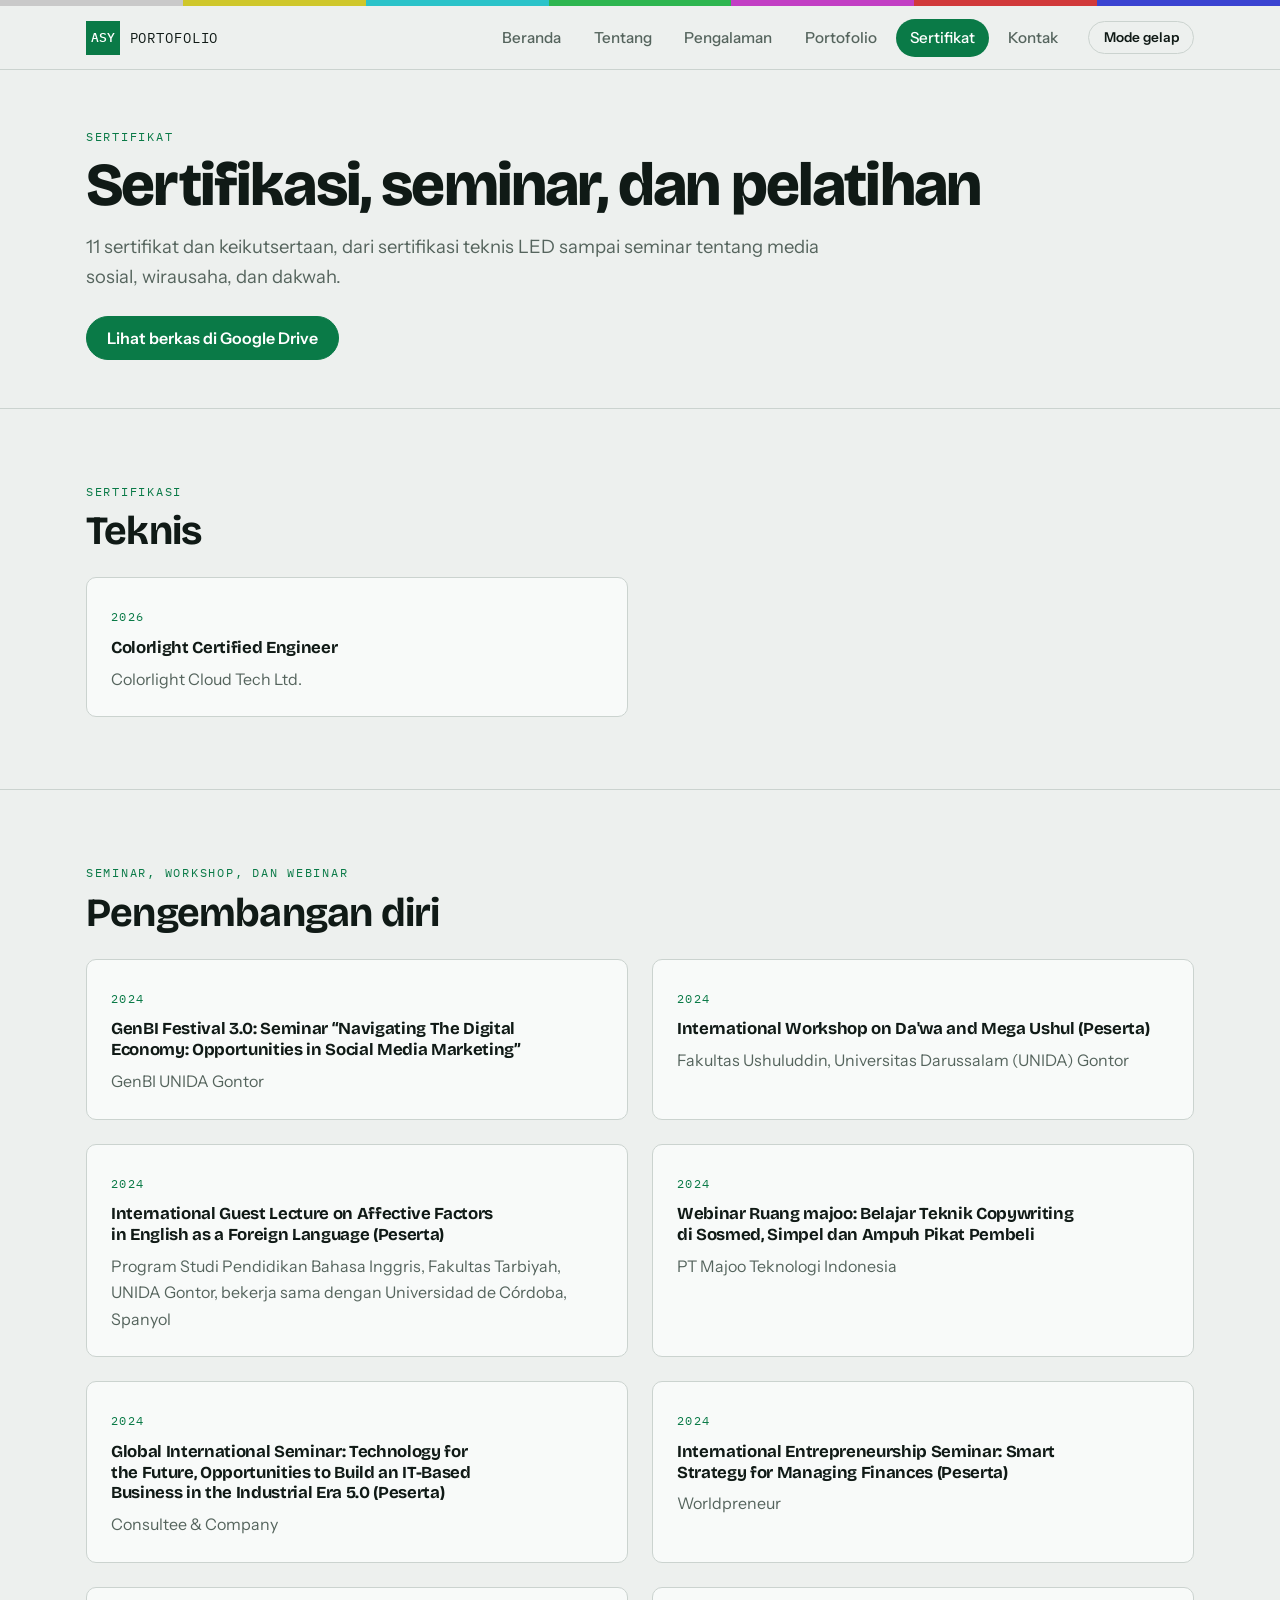
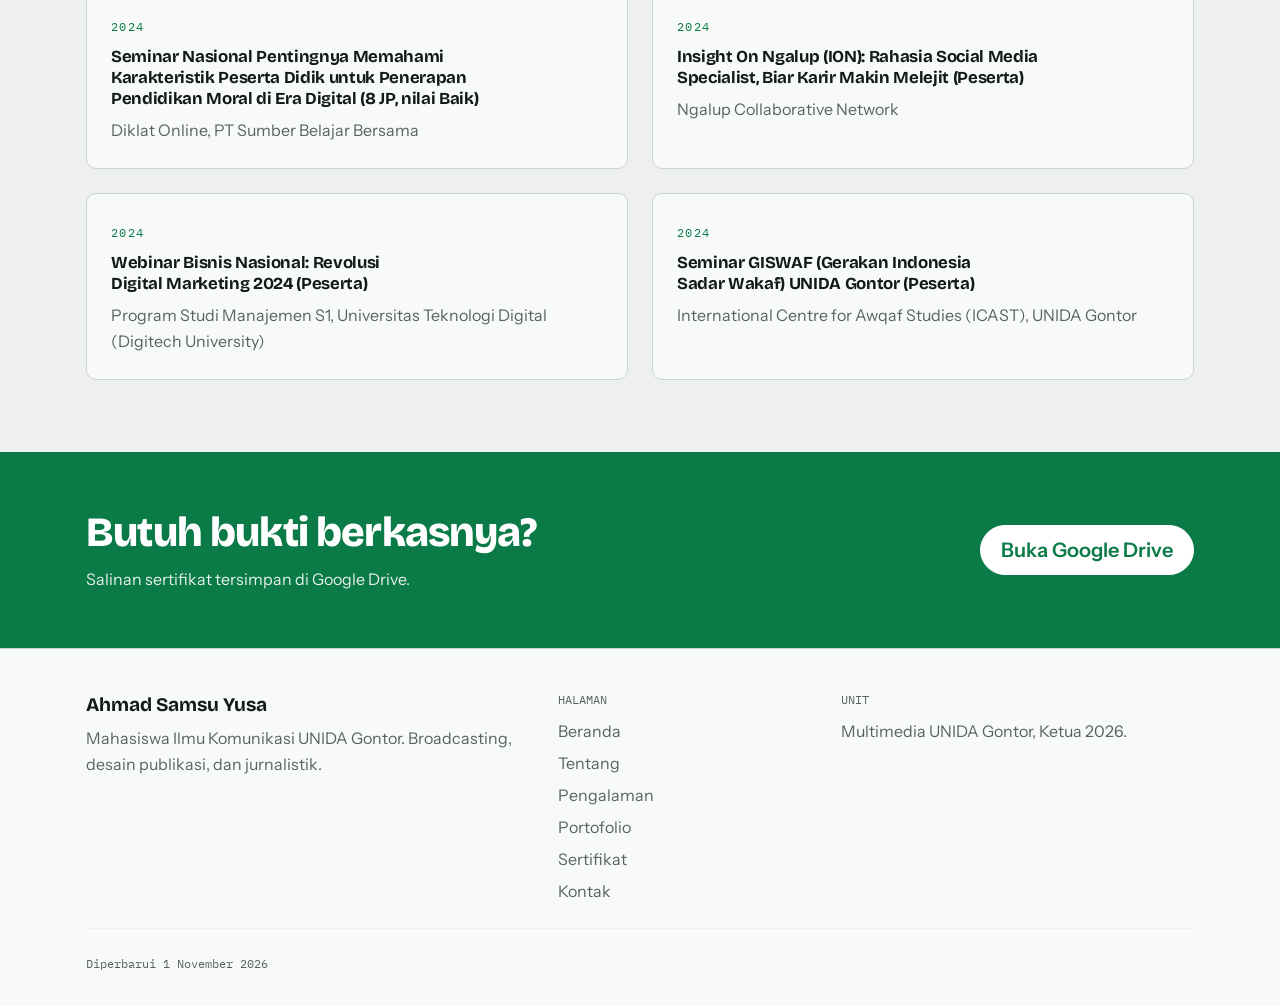
<file: sertifikat.html>
<!doctype html>
<html lang="id" data-bs-theme="light">
<head>
  <meta charset="utf-8">
  <meta name="viewport" content="width=device-width, initial-scale=1">
  <title>Sertifikat | Ahmad Samsu Yusa</title>
  <meta name="description" content="Sertifikat dan keikutsertaan seminar Ahmad Samsu Yusa, termasuk Colorlight Certified Engineer 2026.">
  <link rel="icon" href="assets/img/favicon.svg" type="image/svg+xml">
  <link rel="preconnect" href="https://fonts.googleapis.com">
  <link rel="preconnect" href="https://fonts.gstatic.com" crossorigin>
  <link rel="stylesheet" href="https://fonts.googleapis.com/css2?family=Bricolage+Grotesque:opsz,wght@12..96,500;12..96,700;12..96,800&family=Instrument+Sans:wght@400;500;600&family=IBM+Plex+Mono:wght@400;500&display=swap">
  <link rel="stylesheet" href="assets/css/bootstrap.min.css">
  <link rel="stylesheet" href="assets/css/style.css">
  <script>
    (function () {
      var t = null;
      try { t = localStorage.getItem("asy-theme"); } catch (e) {}
      if (t !== "light" && t !== "dark") {
        t = window.matchMedia && window.matchMedia("(prefers-color-scheme: dark)").matches ? "dark" : "light";
      }
      document.documentElement.setAttribute("data-bs-theme", t);
    })();
  </script>
</head>
<body>
<a class="visually-hidden-focusable position-absolute p-2" href="#main">Lompat ke konten</a>
<div class="bars" aria-hidden="true"><i></i><i></i><i></i><i></i><i></i><i></i><i></i></div>
<nav class="navbar navbar-expand-lg sticky-top site-nav" aria-label="Navigasi utama">
  <div class="container">
    <a class="navbar-brand" href="index.html"><span class="brand-mark">ASY</span><span>PORTOFOLIO</span></a>
    <button class="navbar-toggler" type="button" data-bs-toggle="collapse" data-bs-target="#navMain" aria-controls="navMain" aria-expanded="false" aria-label="Buka menu">
      <span class="navbar-toggler-icon"></span>
    </button>
    <div class="collapse navbar-collapse" id="navMain">
      <ul class="navbar-nav ms-auto align-items-lg-center gap-lg-1 mb-2 mb-lg-0">
        <li class="nav-item"><a class="nav-link" href="index.html">Beranda</a></li><li class="nav-item"><a class="nav-link" href="about.html">Tentang</a></li><li class="nav-item"><a class="nav-link" href="pengalaman.html">Pengalaman</a></li><li class="nav-item"><a class="nav-link" href="blog.html">Portofolio</a></li><li class="nav-item"><a class="nav-link active" href="sertifikat.html" aria-current="page">Sertifikat</a></li><li class="nav-item"><a class="nav-link" href="kontak.html">Kontak</a></li>
      </ul>
      <button class="btn btn-line btn-sm ms-lg-3" id="themeToggle" type="button" aria-pressed="false">Mode gelap</button>
    </div>
  </div>
</nav>
<main id="main">

<section class="page-head">
  <div class="container">
    <p class="eyebrow">Sertifikat</p>
    <h1>Sertifikasi, seminar, dan pelatihan</h1>
    <p class="lede mb-4">11 sertifikat dan keikutsertaan, dari sertifikasi teknis LED sampai seminar tentang media sosial, wirausaha, dan dakwah.</p>
    <a class="btn btn-accent" href="https://drive.google.com/drive/folders/1AP6I6fRufdX-9WGQmnfJpCD46_z_zouu?usp=sharing" target="_blank" rel="noopener">Lihat berkas di Google Drive</a>
  </div>
</section>

<section class="section">
  <div class="container">
    <p class="eyebrow">Sertifikasi</p>
    <h2 class="section-title">Teknis</h2>
    <div class="row g-4">
<div class="col-md-6">
  <article class="card h-100"><div class="card-body p-4">
    <span class="card-cat">2026</span>
    <h3 class="card-title mt-2" style="font-size:1.05rem">Colorlight Certified Engineer</h3>
    <p class="text-muted-2 mb-0">Colorlight Cloud Tech Ltd.</p>
  </div></article>
</div>
    </div>
  </div>
</section>

<section class="section">
  <div class="container">
    <p class="eyebrow">Seminar, workshop, dan webinar</p>
    <h2 class="section-title">Pengembangan diri</h2>
    <div class="row g-4">
<div class="col-md-6">
  <article class="card h-100"><div class="card-body p-4">
    <span class="card-cat">2024</span>
    <h3 class="card-title mt-2" style="font-size:1.05rem">GenBI Festival 3.0: Seminar “Navigating The Digital Economy: Opportunities in Social Media Marketing”</h3>
    <p class="text-muted-2 mb-0">GenBI UNIDA Gontor</p>
  </div></article>
</div>
<div class="col-md-6">
  <article class="card h-100"><div class="card-body p-4">
    <span class="card-cat">2024</span>
    <h3 class="card-title mt-2" style="font-size:1.05rem">International Workshop on Da'wa and Mega Ushul (Peserta)</h3>
    <p class="text-muted-2 mb-0">Fakultas Ushuluddin, Universitas Darussalam (UNIDA) Gontor</p>
  </div></article>
</div>
<div class="col-md-6">
  <article class="card h-100"><div class="card-body p-4">
    <span class="card-cat">2024</span>
    <h3 class="card-title mt-2" style="font-size:1.05rem">International Guest Lecture on Affective Factors in English as a Foreign Language (Peserta)</h3>
    <p class="text-muted-2 mb-0">Program Studi Pendidikan Bahasa Inggris, Fakultas Tarbiyah, UNIDA Gontor, bekerja sama dengan Universidad de Córdoba, Spanyol</p>
  </div></article>
</div>
<div class="col-md-6">
  <article class="card h-100"><div class="card-body p-4">
    <span class="card-cat">2024</span>
    <h3 class="card-title mt-2" style="font-size:1.05rem">Webinar Ruang majoo: Belajar Teknik Copywriting di Sosmed, Simpel dan Ampuh Pikat Pembeli</h3>
    <p class="text-muted-2 mb-0">PT Majoo Teknologi Indonesia</p>
  </div></article>
</div>
<div class="col-md-6">
  <article class="card h-100"><div class="card-body p-4">
    <span class="card-cat">2024</span>
    <h3 class="card-title mt-2" style="font-size:1.05rem">Global International Seminar: Technology for the Future, Opportunities to Build an IT-Based Business in the Industrial Era 5.0 (Peserta)</h3>
    <p class="text-muted-2 mb-0">Consultee &amp; Company</p>
  </div></article>
</div>
<div class="col-md-6">
  <article class="card h-100"><div class="card-body p-4">
    <span class="card-cat">2024</span>
    <h3 class="card-title mt-2" style="font-size:1.05rem">International Entrepreneurship Seminar: Smart Strategy for Managing Finances (Peserta)</h3>
    <p class="text-muted-2 mb-0">Worldpreneur</p>
  </div></article>
</div>
<div class="col-md-6">
  <article class="card h-100"><div class="card-body p-4">
    <span class="card-cat">2024</span>
    <h3 class="card-title mt-2" style="font-size:1.05rem">Seminar Nasional Pentingnya Memahami Karakteristik Peserta Didik untuk Penerapan Pendidikan Moral di Era Digital (8 JP, nilai Baik)</h3>
    <p class="text-muted-2 mb-0">Diklat Online, PT Sumber Belajar Bersama</p>
  </div></article>
</div>
<div class="col-md-6">
  <article class="card h-100"><div class="card-body p-4">
    <span class="card-cat">2024</span>
    <h3 class="card-title mt-2" style="font-size:1.05rem">Insight On Ngalup (ION): Rahasia Social Media Specialist, Biar Karir Makin Melejit (Peserta)</h3>
    <p class="text-muted-2 mb-0">Ngalup Collaborative Network</p>
  </div></article>
</div>
<div class="col-md-6">
  <article class="card h-100"><div class="card-body p-4">
    <span class="card-cat">2024</span>
    <h3 class="card-title mt-2" style="font-size:1.05rem">Webinar Bisnis Nasional: Revolusi Digital Marketing 2024 (Peserta)</h3>
    <p class="text-muted-2 mb-0">Program Studi Manajemen S1, Universitas Teknologi Digital (Digitech University)</p>
  </div></article>
</div>
<div class="col-md-6">
  <article class="card h-100"><div class="card-body p-4">
    <span class="card-cat">2024</span>
    <h3 class="card-title mt-2" style="font-size:1.05rem">Seminar GISWAF (Gerakan Indonesia Sadar Wakaf) UNIDA Gontor (Peserta)</h3>
    <p class="text-muted-2 mb-0">International Centre for Awqaf Studies (ICAST), UNIDA Gontor</p>
  </div></article>
</div>
    </div>
  </div>
</section>
<section class="cta-band">
  <div class="container">
    <div class="row align-items-center g-3">
      <div class="col-lg-8"><h2>Butuh bukti berkasnya?</h2><p>Salinan sertifikat tersimpan di Google Drive.</p></div>
      <div class="col-lg-4 text-lg-end"><a class="btn btn-lg" href="https://drive.google.com/drive/folders/1AP6I6fRufdX-9WGQmnfJpCD46_z_zouu?usp=sharing">Buka Google Drive</a></div>
    </div>
  </div>
</section>
</main>
<footer class="site-footer">
  <div class="container">
    <div class="row g-4">
      <div class="col-md-5">
        <p class="mb-1 fw-bold" style="font-family:var(--f-display);font-size:1.2rem">Ahmad Samsu Yusa</p>
        <p class="text-muted-2 mb-0" style="max-width:40ch">Mahasiswa Ilmu Komunikasi UNIDA Gontor. Broadcasting, desain publikasi, dan jurnalistik.</p>
      </div>
      <div class="col-6 col-md-3">
        <p class="small-mono text-uppercase mb-2">Halaman</p>
        <ul><li><a href="index.html">Beranda</a></li><li><a href="about.html">Tentang</a></li><li><a href="pengalaman.html">Pengalaman</a></li><li><a href="blog.html">Portofolio</a></li><li><a href="sertifikat.html">Sertifikat</a></li><li><a href="kontak.html">Kontak</a></li></ul>
      </div>
      <div class="col-6 col-md-4">
        <p class="small-mono text-uppercase mb-2">Unit</p>
        <p class="text-muted-2 mb-0">Multimedia UNIDA Gontor, Ketua 2026.</p>
      </div>
    </div>
    <hr style="border-color:var(--line)" class="my-4">
    <p class="small-mono mb-0">Diperbarui 1 November 2026</p>
  </div>
</footer>
<script src="assets/js/bootstrap.bundle.min.js"></script>
<script src="assets/js/main.js"></script>
</body>
</html>
</file>
<file: assets/css/style.css>
/* ==========================================================================
   Portofolio Ahmad Samsu Yusa
   Dibangun di atas Bootstrap 5.3. File ini hanya menimpa tampilan dasar.
   Tema: ruang kontrol siaran (bar warna, lower-third, viewfinder).
   ========================================================================== */

:root,
[data-bs-theme="light"] {
  --bg: #EDF0EE;
  --surface: #F8FAF9;
  --fg: #101A16;
  --muted: #55645D;
  --line: #CBD3CF;
  --accent: #0A7A47;
  --accent-ink: #FFFFFF;
  --accent-soft: #D5EBDF;

  --bs-body-bg: var(--bg);
  --bs-body-color: var(--fg);
  --bs-secondary-color: var(--muted);
  --bs-border-color: var(--line);
  --bs-link-color: var(--accent);
  --bs-link-hover-color: var(--fg);
  --bs-link-color-rgb: 10, 122, 71;

  --f-display: "Bricolage Grotesque", "Arial Narrow", system-ui, sans-serif;
  --f-body: "Instrument Sans", system-ui, -apple-system, "Segoe UI", sans-serif;
  --f-mono: "IBM Plex Mono", ui-monospace, "SFMono-Regular", Menlo, monospace;
}

[data-bs-theme="dark"] {
  --bg: #0C1311;
  --surface: #141D1A;
  --fg: #E6EEEA;
  --muted: #93A59C;
  --line: #26332E;
  --accent: #3FD088;
  --accent-ink: #06150E;
  --accent-soft: #15301F;

  --bs-body-bg: var(--bg);
  --bs-body-color: var(--fg);
  --bs-secondary-color: var(--muted);
  --bs-border-color: var(--line);
  --bs-link-color: var(--accent);
  --bs-link-hover-color: var(--fg);
  --bs-link-color-rgb: 63, 208, 136;
}

html { scroll-behavior: smooth; scroll-padding-top: 80px; }

body {
  font-family: var(--f-body);
  font-size: 1rem;
  line-height: 1.65;
  background: var(--bg);
  color: var(--fg);
}

.container { --bs-gutter-x: 2rem; }

a { text-underline-offset: 3px; }
:focus-visible { outline: 2px solid var(--accent); outline-offset: 3px; }

h1, h2, h3, h4, h5 {
  font-family: var(--f-display);
  letter-spacing: -0.02em;
  text-wrap: balance;
}
.text-muted-2 { color: var(--muted); }
.mono { font-family: var(--f-mono); }

/* ---------- Bar warna siaran ---------- */
.bars { display: flex; height: 6px; }
.bars i { flex: 1; }
.bars i:nth-child(1) { background: #C9C9C9; }
.bars i:nth-child(2) { background: #CFC72B; }
.bars i:nth-child(3) { background: #2BC3C9; }
.bars i:nth-child(4) { background: #2EB650; }
.bars i:nth-child(5) { background: #C23FC4; }
.bars i:nth-child(6) { background: #D13A3A; }
.bars i:nth-child(7) { background: #3A44D1; }

/* ---------- Navbar ---------- */
.site-nav {
  background: var(--bg);
  border-bottom: 1px solid var(--line);
  --bs-navbar-padding-y: 0.6rem;
}
.site-nav .navbar-brand {
  font-family: var(--f-mono);
  font-size: 0.9rem;
  letter-spacing: 0.06em;
  color: var(--fg);
  display: flex;
  align-items: center;
  gap: 0.6rem;
}
.brand-mark {
  display: inline-grid;
  place-items: center;
  width: 34px;
  height: 34px;
  background: var(--accent);
  color: var(--accent-ink);
  font-weight: 500;
  font-size: 0.8rem;
  letter-spacing: 0;
}
.site-nav .nav-link {
  color: var(--muted);
  font-weight: 500;
  font-size: 0.95rem;
  border-radius: 999px;
  padding: 0.4rem 0.9rem !important;
}
.site-nav .nav-link:hover { color: var(--fg); background: var(--accent-soft); }
.site-nav .nav-link.active { color: var(--accent-ink); background: var(--accent); }
.navbar-toggler { border-color: var(--line); }
.navbar-toggler:focus { box-shadow: 0 0 0 2px var(--accent); }
[data-bs-theme="dark"] .navbar-toggler-icon { filter: invert(1); }

/* ---------- Tombol ---------- */
.btn { font-weight: 600; border-radius: 999px; padding: 0.55rem 1.25rem; }
.btn-accent {
  --bs-btn-color: var(--accent-ink);
  --bs-btn-bg: var(--accent);
  --bs-btn-border-color: var(--accent);
  --bs-btn-hover-color: var(--accent-ink);
  --bs-btn-hover-bg: var(--accent);
  --bs-btn-hover-border-color: var(--accent);
  --bs-btn-active-color: var(--accent-ink);
  --bs-btn-active-bg: var(--accent);
  --bs-btn-active-border-color: var(--accent);
  --bs-btn-focus-shadow-rgb: 10, 122, 71;
}
.btn-accent:hover { filter: brightness(1.08); }
.btn-line {
  --bs-btn-color: var(--fg);
  --bs-btn-bg: transparent;
  --bs-btn-border-color: var(--line);
  --bs-btn-hover-color: var(--fg);
  --bs-btn-hover-bg: var(--accent-soft);
  --bs-btn-hover-border-color: var(--accent);
  --bs-btn-active-color: var(--fg);
  --bs-btn-active-bg: var(--accent-soft);
  --bs-btn-active-border-color: var(--accent);
}
.btn-sm { padding: 0.35rem 0.9rem; font-size: 0.85rem; }

/* ---------- Label bagian ---------- */
.eyebrow {
  font-family: var(--f-mono);
  font-size: 0.78rem;
  letter-spacing: 0.14em;
  text-transform: uppercase;
  color: var(--accent);
  margin: 0 0 0.5rem;
}
.section { padding-block: 4.5rem; border-top: 1px solid var(--line); }
.section-title { font-weight: 700; font-size: clamp(1.8rem, 4.5vw, 2.5rem); line-height: 1.1; margin-bottom: 1.5rem; }
.lede { font-size: 1.15rem; color: var(--muted); max-width: 62ch; }

/* ---------- Hero ---------- */
.hero { padding-block: 4rem 4.5rem; }
.hero h1 {
  font-weight: 800;
  font-size: clamp(2.7rem, 8.5vw, 5.4rem);
  line-height: 0.95;
  letter-spacing: -0.035em;
  margin-bottom: 1.75rem;
}
.lower-third { display: flex; width: fit-content; max-width: 100%; margin-bottom: 1.75rem; }
.lower-third .tag {
  background: var(--accent);
  color: var(--accent-ink);
  font-family: var(--f-mono);
  font-size: 0.78rem;
  letter-spacing: 0.08em;
  padding: 0.65rem 0.9rem;
  display: flex;
  align-items: center;
}
.lower-third .role {
  background: var(--surface);
  border: 1px solid var(--line);
  border-left: 0;
  padding: 0.6rem 1rem;
  font-weight: 600;
  min-width: 0;
}
.pill {
  display: inline-block;
  font-family: var(--f-mono);
  font-size: 0.78rem;
  padding: 0.25rem 0.65rem;
  border: 1px solid var(--line);
  border-radius: 6px;
  background: var(--surface);
}

/* ---------- Bingkai foto ala viewfinder ---------- */
.viewfinder { position: relative; padding: 14px; max-width: 420px; margin-inline: auto; }
.viewfinder img { display: block; width: 100%; height: auto; aspect-ratio: 4 / 5; object-fit: cover; background: var(--surface); }
.viewfinder .c { position: absolute; width: 28px; height: 28px; border: 0 solid var(--accent); }
.viewfinder .c.tl { top: 0; left: 0; border-top-width: 3px; border-left-width: 3px; }
.viewfinder .c.tr { top: 0; right: 0; border-top-width: 3px; border-right-width: 3px; }
.viewfinder .c.bl { bottom: 0; left: 0; border-bottom-width: 3px; border-left-width: 3px; }
.viewfinder .c.br { bottom: 0; right: 0; border-bottom-width: 3px; border-right-width: 3px; }
.viewfinder .live {
  position: absolute; top: 28px; left: 28px;
  font-family: var(--f-mono); font-size: 0.72rem; letter-spacing: 0.1em;
  background: #D13A3A; color: #fff; padding: 0.15rem 0.5rem;
}

/* ---------- Strip bidang ---------- */
.strip { border-block: 1px solid var(--line); background: var(--surface); }
.strip ul { list-style: none; margin: 0; padding: 0.9rem 0; display: flex; flex-wrap: wrap; gap: 0.5rem 1.75rem; }
.strip li { font-family: var(--f-mono); font-size: 0.82rem; letter-spacing: 0.06em; text-transform: uppercase; color: var(--muted); display: flex; align-items: center; gap: 0.6rem; }
.strip li::before { content: ""; width: 8px; height: 8px; background: var(--accent); }

/* ---------- Kartu ---------- */
.card {
  --bs-card-bg: var(--surface);
  --bs-card-border-color: var(--line);
  --bs-card-border-radius: 10px;
  --bs-card-cap-bg: transparent;
  --bs-card-color: var(--fg);
}
.card-cat {
  font-family: var(--f-mono);
  font-size: 0.72rem;
  letter-spacing: 0.12em;
  text-transform: uppercase;
  color: var(--accent);
}
.card .card-title { font-size: 1.2rem; font-weight: 700; line-height: 1.25; }
.card-hover { transition: transform 0.2s ease, border-color 0.2s ease; }
.card-hover:hover { transform: translateY(-3px); border-color: var(--accent); }
.tags { display: flex; flex-wrap: wrap; gap: 0.4rem; }
.tags span { font-family: var(--f-mono); font-size: 0.72rem; padding: 0.15rem 0.5rem; border-radius: 4px; background: var(--accent-soft); color: var(--fg); }
.num-block { font-family: var(--f-mono); font-size: 0.8rem; color: var(--accent); letter-spacing: 0.1em; }

/* ---------- Filter portofolio ---------- */
.filters { --bs-nav-pills-link-active-bg: var(--fg); --bs-nav-pills-link-active-color: var(--bg); gap: 0.5rem; }
.filters .nav-link { color: var(--fg); border: 1px solid var(--line); border-radius: 999px; font-weight: 500; font-size: 0.92rem; padding: 0.4rem 1rem; }
.filters .nav-link:hover { border-color: var(--accent); }
.filters .nav-link.active { border-color: var(--fg); }
.filters .count { font-family: var(--f-mono); font-size: 0.75rem; opacity: 0.65; margin-left: 0.3rem; }

/* ---------- Modal ---------- */
.modal-content { --bs-modal-bg: var(--surface); --bs-modal-border-color: var(--line); --bs-modal-border-radius: 12px; }
.modal-header, .modal-footer { border-color: var(--line); }
[data-bs-theme="dark"] .btn-close { filter: invert(1) grayscale(100%) brightness(200%); }

/* ---------- Timeline pengalaman ---------- */
.timeline { position: relative; margin: 0; padding: 0 0 0 2rem; list-style: none; }
.timeline::before { content: ""; position: absolute; left: 7px; top: 8px; bottom: 8px; width: 2px; background: var(--line); }
.timeline > li { position: relative; padding-bottom: 2.25rem; }
.timeline > li:last-child { padding-bottom: 0; }
.timeline > li::before { content: ""; position: absolute; left: calc(-2rem + 1px); top: 7px; width: 14px; height: 14px; background: var(--bg); border: 3px solid var(--accent); }
.timeline .when { font-family: var(--f-mono); font-size: 0.8rem; color: var(--muted); letter-spacing: 0.04em; }
.timeline h3 { font-size: 1.3rem; font-weight: 700; margin: 0.15rem 0 0.1rem; }
.timeline .org { color: var(--muted); font-size: 0.95rem; margin-bottom: 0.5rem; }
.timeline p { max-width: 62ch; margin-bottom: 0; }

/* ---------- Daftar keahlian ---------- */
.skill-list { list-style: none; margin: 0; padding: 0; }
.skill-list li { padding-block: 0.55rem; border-top: 1px solid var(--line); }
.interest { display: flex; flex-wrap: wrap; gap: 0.5rem; list-style: none; margin: 0; padding: 0; }
.interest li { padding: 0.35rem 0.85rem; border: 1px solid var(--line); border-radius: 999px; font-size: 0.95rem; background: var(--surface); }

/* ---------- Header halaman dalam ---------- */
.page-head { padding-block: 3.5rem 3rem; }
.page-head h1 { font-weight: 800; font-size: clamp(2.2rem, 6vw, 3.8rem); line-height: 1; letter-spacing: -0.03em; margin-bottom: 1rem; }

/* ---------- Form ---------- */
.form-control, .form-select {
  background-color: var(--bg);
  color: var(--fg);
  border-color: var(--line);
  border-radius: 8px;
}
.form-control:focus, .form-select:focus { background-color: var(--bg); color: var(--fg); border-color: var(--accent); box-shadow: 0 0 0 0.2rem var(--accent-soft); }
.form-label { font-weight: 600; font-size: 0.9rem; }
.contact-line { display: grid; gap: 0.1rem; padding-block: 1rem; border-top: 1px solid var(--line); }
.contact-line:last-child { border-bottom: 1px solid var(--line); }
.contact-line .k { font-family: var(--f-mono); font-size: 0.75rem; letter-spacing: 0.1em; text-transform: uppercase; color: var(--muted); }
.contact-line .v { font-weight: 600; overflow-wrap: anywhere; }

/* ---------- Band ajakan ---------- */
.cta-band { background: var(--accent); color: var(--accent-ink); padding-block: 3.5rem; }
.cta-band h2 { font-weight: 800; font-size: clamp(1.7rem, 4.5vw, 2.6rem); margin-bottom: 0.5rem; }
.cta-band p { margin: 0; opacity: 0.9; max-width: 52ch; }
.cta-band .btn { --bs-btn-color: var(--accent); --bs-btn-bg: var(--accent-ink); --bs-btn-border-color: var(--accent-ink); --bs-btn-hover-color: var(--accent); --bs-btn-hover-bg: var(--accent-ink); --bs-btn-hover-border-color: var(--accent-ink); }

/* ---------- Footer ---------- */
.site-footer { background: var(--surface); border-top: 1px solid var(--line); padding-block: 2.5rem 2rem; }
.site-footer a { color: var(--muted); text-decoration: none; }
.site-footer a:hover { color: var(--fg); text-decoration: underline; }
.site-footer .small-mono { font-family: var(--f-mono); font-size: 0.78rem; color: var(--muted); }
.site-footer ul { list-style: none; margin: 0; padding: 0; display: grid; gap: 0.35rem; }

@media (max-width: 575.98px) {
  .hero { padding-block: 2.5rem 3rem; }
  .section { padding-block: 3rem; }
  .lower-third { flex-direction: column; width: 100%; }
  .lower-third .role { border-left: 1px solid var(--line); border-top: 0; }
}

@media (prefers-reduced-motion: reduce) {
  html { scroll-behavior: auto; }
  .card-hover { transition: none; }
  .card-hover:hover { transform: none; }
}

/* ---------- Rincian tugas di timeline ---------- */
.task-detail { margin-top: 0.6rem; max-width: 62ch; }
.task-detail summary { cursor: pointer; font-size: 0.9rem; font-weight: 600; color: var(--accent); list-style: none; display: inline-flex; align-items: center; gap: 0.4rem; }
.task-detail summary::-webkit-details-marker { display: none; }
.task-detail summary::after { content: "+"; font-family: var(--f-mono); }
.task-detail[open] summary::after { content: "\2212"; }
.task-detail ul { margin: 0.7rem 0 0; padding-left: 1.1rem; display: grid; gap: 0.4rem; font-size: 0.95rem; color: var(--muted); }
.timeline .pill { vertical-align: 1px; }
</file>
